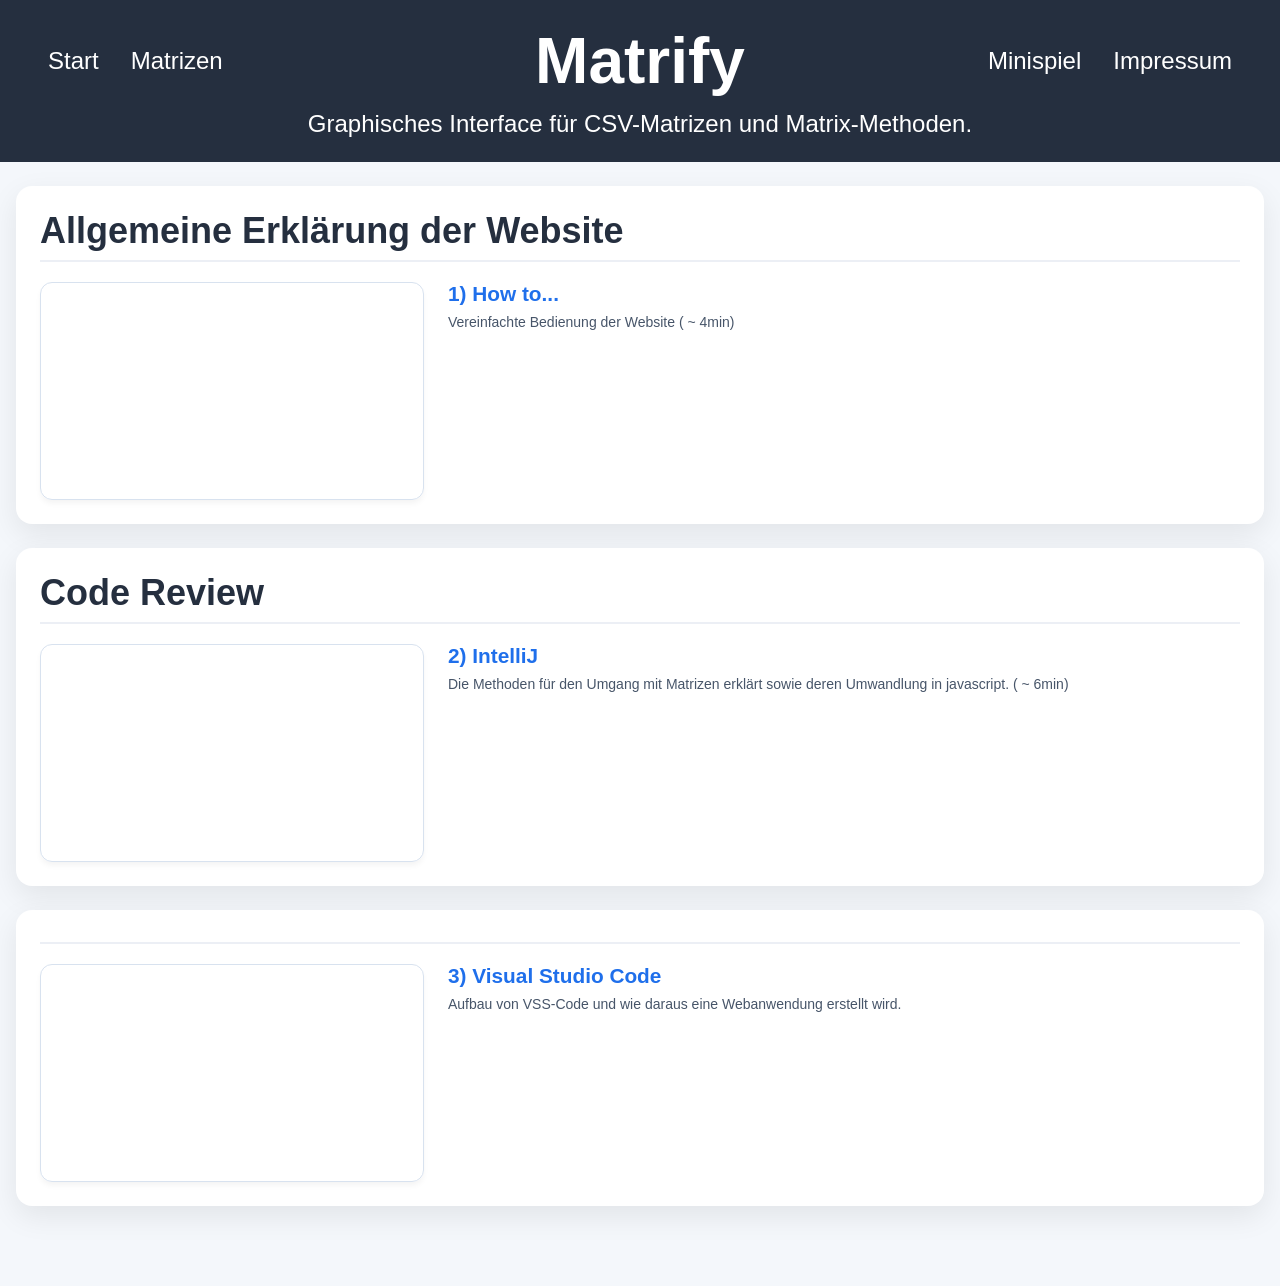
<file: index.html>
<!DOCTYPE html>
<html lang="de">

<head>
    <meta charset="UTF-8">
    <meta name="viewport" content="width=device-width, initial-scale=1.0">
    <title>Matrify-Start</title>
    <link rel="stylesheet" href="CSS/matrify.css">

</head>

<body>
  <header>
    <div class="header-top">
      <nav class="nav-left" aria-label="Navigation links">
        <ul class="nav-list">
          <li><a href="index.html">Start</a></li>
          <li><a href="matrify.html">Matrizen</a></li>
        </ul>
      </nav>
      <h1>Matrify</h1>
      <nav class="nav-right" aria-label="Navigation rechts">
        <ul class="nav-list">
          <li><a href="minispiel.html">Minispiel</a></li>
          <li><a href="impressum.html">Impressum</a></li>
        </ul>
      </nav>
    </div>

    <div class="text-center">Graphisches Interface für CSV-Matrizen und Matrix-Methoden.</div>
  </header>
  

  <div class="container">
    
    <!-- Video Zeile 1 -->
    <section class="panel">
      <h2 class="video-section-title">Allgemeine Erklärung der Website</h2>
      <div class="video-row-layout">
        <div class="video-wrapper">
          <iframe src="https://youtube.com/embed/rWoiFI2qTrA" title="How to" frameborder="0" allow="accelerometer; autoplay; clipboard-write; encrypted-media; gyroscope; picture-in-picture; web-share" allowfullscreen></iframe>
        </div>
        <div class="video-info">
          <h3 class="bold">1) How to...</h3>
          <p class="hint">Vereinfachte Bedienung der Website ( ~ 4min) </p>
        </div>
      </div>
    </section>

    <!-- Video Zeile 2 -->
    <section class="panel">
      <h2 class="video-section-title">Code Review</h2>
      <div class="video-row-layout">
        <div class="video-wrapper">
          <iframe src="https://youtube.com/embed/xvomoMPp_yY" title="IntelliJ" frameborder="0" allow="accelerometer; autoplay; clipboard-write; encrypted-media; gyroscope; picture-in-picture; web-share" allowfullscreen></iframe>
        </div>
        <div class="video-info">
          <h3 class="bold">2) IntelliJ</h3>
          <p class="hint">Die Methoden für den Umgang mit Matrizen erklärt sowie deren Umwandlung in javascript. ( ~ 6min)</p>
        </div>
      </div>
    </section>

    <!-- Video Zeile 3 -->
    <section class="panel">
      <h2 class="video-section-title"></h2>
      <div class="video-row-layout">
        <div class="video-wrapper">
          <iframe src="https://youtube.com/embed/Tfuj06Jwpk4" title="YouTube video player" frameborder="0" allow="accelerometer; autoplay; clipboard-write; encrypted-media; gyroscope; picture-in-picture; web-share" allowfullscreen></iframe>
        </div>
        <div class="video-info">
          <h3 class="bold">3) Visual Studio Code</h3>
          <p class="hint">Aufbau von VSS-Code und wie daraus eine Webanwendung erstellt wird.</p>
        </div>
      </div>
    </section>

  </div>

</body>
</html>
</file>
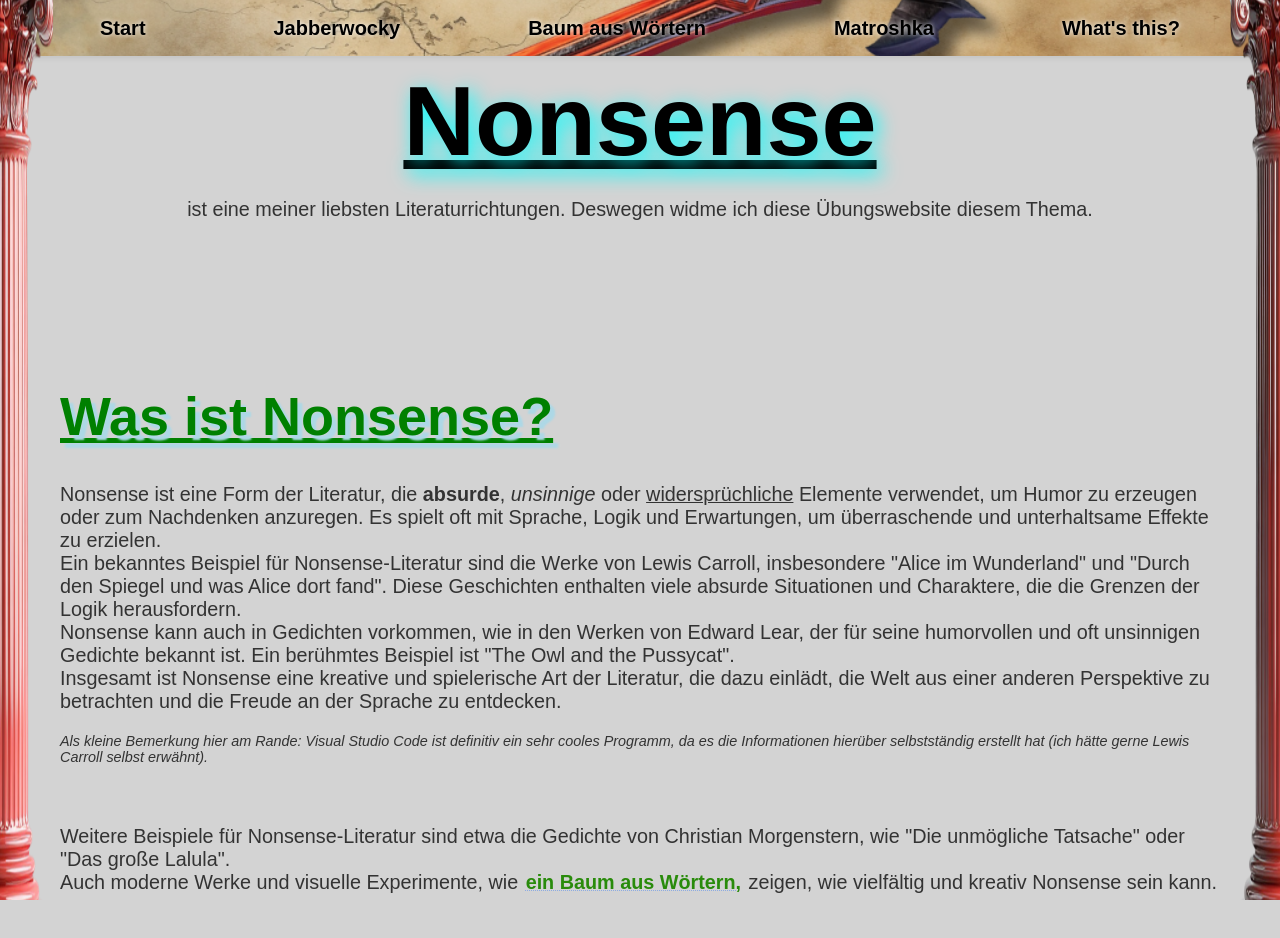
<file: nonsense/index.html>
<!DOCTYPE html>
<html lang="de">


<head>
    <meta charset="UTF-8">
    <meta name="viewport" content="width=device-width, initial-scale=1.0">
    <title>Nonsense-Übung</title>
    <link rel="stylesheet" href="CSS/styles.css">
    <link rel="stylesheet" href="CSS/img-styles.css">

</head>

<body>
    
<script>
(function(){
  const trigger = document.getElementById('nonsense-baum-trigger');
  const popup = document.getElementById('baum-popup');
  let hideTimer = null;
  if (!trigger || !popup) return;

  function showPopup(){
    if (hideTimer) { clearTimeout(hideTimer); hideTimer = null; }
    popup.classList.add('visible');
    popup.setAttribute('aria-hidden','false');
  }

  function hidePopupDelayed(){
    if (hideTimer) clearTimeout(hideTimer);
    hideTimer = setTimeout(()=>{
      popup.classList.remove('visible');
      popup.setAttribute('aria-hidden','true');
      hideTimer = null;
    }, 2000); // bleibt 2 Sekunden sichtbar
  }

  trigger.addEventListener('mouseenter', showPopup);
  trigger.addEventListener('mouseleave', hidePopupDelayed);
  trigger.addEventListener('focus', showPopup);
  trigger.addEventListener('blur', hidePopupDelayed);

  popup.addEventListener('mouseenter', ()=> { if (hideTimer) { clearTimeout(hideTimer); hideTimer = null; } });
  popup.addEventListener('mouseleave', hidePopupDelayed);
})();
</script>



<nav class="main-nav fett" aria-label="Hauptnavigation">
  <button class="nav-toggle" aria-controls="nav-list" aria-expanded="false" aria-label="Navigation ein-/ausklappen">☰<span class="sr-only">Navigation ein-/ausklappen</span></button>
  <ul id="nav-list" class="nav-list">
    <li><a href="index.html">Start</a></li>
    <li><a href="jabber.html">Jabberwocky</a></li>
    <li><a href="baum.html">Baum aus Wörtern</a></li>
    <li><a href="matroshka.html">Matroshka</a></li>
    <li><a href="feedback.html">What's this?</a></li>
  </ul>
</nav>

    <h1 class="fett unterstrichen zentriert">Nonsense</h1>
    <p class="zentriert"> ist eine meiner liebsten Literaturrichtungen. Deswegen widme ich diese Übungswebsite diesem Thema.</p>
    <p style="margin-top: 60px;"> </p>
    <main>
    <h2 class="unterstrichen">Was ist Nonsense?</h2>
    <p>Nonsense ist eine Form der Literatur, die <span class="fett">absurde</span>, <span class="kursiv">unsinnige</span> oder <span class="unterstrichen">widersprüchliche</span> Elemente verwendet, um Humor zu erzeugen oder zum Nachdenken anzuregen. Es spielt oft mit Sprache, Logik und Erwartungen, um überraschende und unterhaltsame Effekte zu erzielen.<br>
    Ein bekanntes Beispiel für Nonsense-Literatur sind die Werke von Lewis Carroll, insbesondere "Alice im Wunderland" und "Durch den Spiegel und was Alice dort fand". Diese Geschichten enthalten viele absurde Situationen und Charaktere, die die Grenzen der Logik herausfordern.<br>
    Nonsense kann auch in Gedichten vorkommen, wie in den Werken von Edward Lear, der für seine humorvollen und oft unsinnigen Gedichte bekannt ist. Ein berühmtes Beispiel ist "The Owl and the Pussycat".<br>
    Insgesamt ist Nonsense eine kreative und spielerische Art der Literatur, die dazu einlädt, die Welt aus einer anderen Perspektive zu betrachten und die Freude an der Sprache zu entdecken.</p>
    <p class="kursiv kleiner">Als kleine Bemerkung hier am Rande: Visual Studio Code ist definitiv ein sehr cooles Programm, da es die Informationen hierüber selbstständig erstellt hat (ich hätte gerne Lewis Carroll selbst erwähnt).</p>
    <p style="margin-top: 60px;"> </p>

    <p>Weitere Beispiele für Nonsense-Literatur sind etwa die Gedichte von Christian Morgenstern, wie "Die unmögliche Tatsache" oder "Das große Lalula". <br>
    Auch moderne Werke und visuelle Experimente, wie 
    <span class="popup-wrap">
        <span class="nonsense-baum-highlight" id="nonsense-baum-trigger" tabindex="0" aria-describedby="baum-popup">
        ein Baum aus Wörtern, </span>
        <span class="nonsense-baum-popup" id="baum-popup" role="img" aria-hidden="true">
            <img src="img/nonsense-baum.jpg" alt="Baum aus Wörtern">
        </span>
    </span> 
    zeigen, wie vielfältig und kreativ Nonsense sein kann.</p>
    </main>

<script>
(function(){
  const nav = document.querySelector('.main-nav');
  const btn = nav && nav.querySelector('.nav-toggle');
  const list = nav && nav.querySelector('#nav-list');
  if (!btn || !list) return;
  btn.addEventListener('click', function(){
    const expanded = this.getAttribute('aria-expanded') === 'true';
    this.setAttribute('aria-expanded', String(!expanded));
    nav.classList.toggle('nav-open', !expanded);
  });
  // Close menu on outside click or Escape
  document.addEventListener('click', function(e){
    if (!nav.contains(e.target) && nav.classList.contains('nav-open')) {
      btn.setAttribute('aria-expanded','false');
      nav.classList.remove('nav-open');
    }
  });
  document.addEventListener('keydown', function(e){
    if (e.key === 'Escape' && nav.classList.contains('nav-open')) {
      btn.setAttribute('aria-expanded','false');
      nav.classList.remove('nav-open');
      btn.focus();
    }
  });
})();
</script>

</body>
</file>
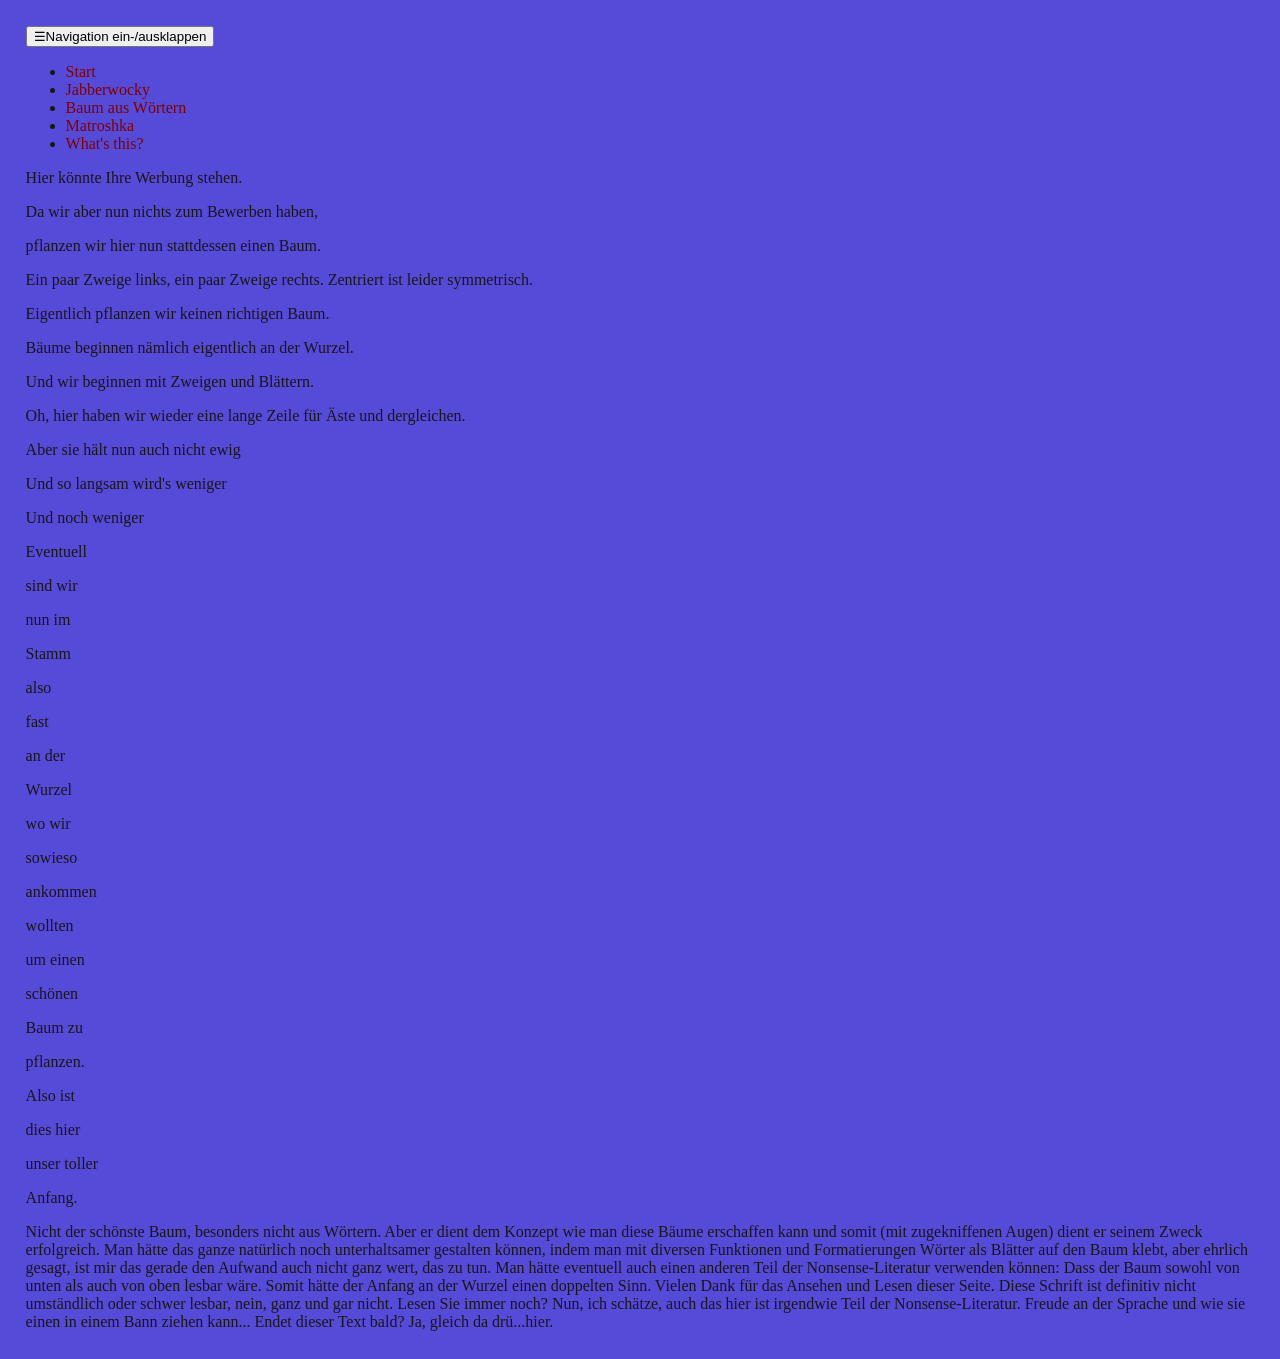
<file: baum.html>
<!DOCTYPE html>
<html lang="de">

<head>
    <meta charset="UTF-8">
    <meta name="viewport" content="width=device-width, initial-scale=1">
    <title>Baum aus Wörtern</title>
    <link rel="stylesheet" href="CSS/styles.css">
    <link rel="stylesheet" href="CSS/img-styles.css">
</head>

<body class="zentriert">

<nav class="main-nav fett" aria-label="Hauptnavigation">
  <button class="nav-toggle" aria-controls="nav-list" aria-expanded="false" aria-label="Navigation ein-/ausklappen">☰<span class="sr-only">Navigation ein-/ausklappen</span></button>
  <ul id="nav-list" class="nav-list">
    <li><a href="index.html">Start</a></li>
    <li><a href="jabber.html">Jabberwocky</a></li>
    <li><a href="baum.html">Baum aus Wörtern</a></li>
    <li><a href="matroshka.html">Matroshka</a></li>
    <li><a href="feedback.html">What's this?</a></li>
  </ul>
</nav>


<script>
(function(){
  const nav = document.querySelector('.main-nav');
  const btn = nav && nav.querySelector('.nav-toggle');
  const list = nav && nav.querySelector('#nav-list');
  if (!btn || !list) return;
  btn.addEventListener('click', function(){
    const expanded = this.getAttribute('aria-expanded') === 'true';
    this.setAttribute('aria-expanded', String(!expanded));
    nav.classList.toggle('nav-open', !expanded);
  });
  // Close menu on outside click or Escape
  document.addEventListener('click', function(e){
    if (!nav.contains(e.target) && nav.classList.contains('nav-open')) {
      btn.setAttribute('aria-expanded','false');
      nav.classList.remove('nav-open');
    }
  });
  document.addEventListener('keydown', function(e){
    if (e.key === 'Escape' && nav.classList.contains('nav-open')) {
      btn.setAttribute('aria-expanded','false');
      nav.classList.remove('nav-open');
      btn.focus();
    }
  });
})();
</script>

    <p style="margin-top:var(--nav-height);"> Hier könnte Ihre Werbung stehen.</p>
    <p> Da wir aber nun nichts zum Bewerben haben,</p>
    <p> pflanzen wir hier nun stattdessen einen Baum.</p>
    <p> Ein paar Zweige links, ein paar Zweige rechts. Zentriert ist leider symmetrisch.</p>
    <p> Eigentlich pflanzen wir keinen richtigen Baum.</p>
    <p> Bäume beginnen nämlich eigentlich an der Wurzel.</p>
    <p> Und wir beginnen mit Zweigen und Blättern.</p>
    <p> Oh, hier haben wir wieder eine lange Zeile für Äste und dergleichen.</p>
    <p> Aber sie hält nun auch nicht ewig</p>
    <p> Und so langsam wird's weniger</p>
    <p> Und noch weniger</p>
    <p> Eventuell</p>
    <p> sind wir</p>
    <p> nun im</p>
    <p> Stamm</p>
    <p> also</p>
    <p> fast</p>
    <p> an der</p>
    <p> Wurzel</p>
    <p> wo wir</p>
    <p> sowieso</p>
    <p> ankommen</p>
    <p> wollten</p>
    <p> um einen</p>
    <p> schönen</p>
    <p> Baum zu</p>
    <p> pflanzen.</p>
    <p> Also ist</p>
    <p> dies hier</p>
    <p> unser toller</p>
    <p> Anfang.</p>
    <p> Nicht der schönste Baum, besonders nicht aus Wörtern. Aber er dient dem Konzept wie man diese Bäume erschaffen kann und somit (mit zugekniffenen Augen) dient er seinem Zweck erfolgreich. Man hätte das ganze natürlich noch unterhaltsamer gestalten können, indem man mit diversen Funktionen und Formatierungen Wörter als Blätter auf den Baum klebt, aber ehrlich gesagt, ist mir das gerade den Aufwand auch nicht ganz wert, das zu tun. Man hätte eventuell auch einen anderen Teil der Nonsense-Literatur verwenden können: Dass der Baum sowohl von unten als auch von oben lesbar wäre. Somit hätte der Anfang an der Wurzel einen doppelten Sinn. Vielen Dank für das Ansehen und Lesen dieser Seite. Diese Schrift ist definitiv nicht umständlich oder schwer lesbar, nein, ganz und gar nicht. Lesen Sie immer noch? Nun, ich schätze, auch das hier ist irgendwie Teil der Nonsense-Literatur. Freude an der Sprache und wie sie einen in einem Bann ziehen kann... Endet dieser Text bald? Ja, gleich da drü...hier.</p>




</body>




</html>
</file>
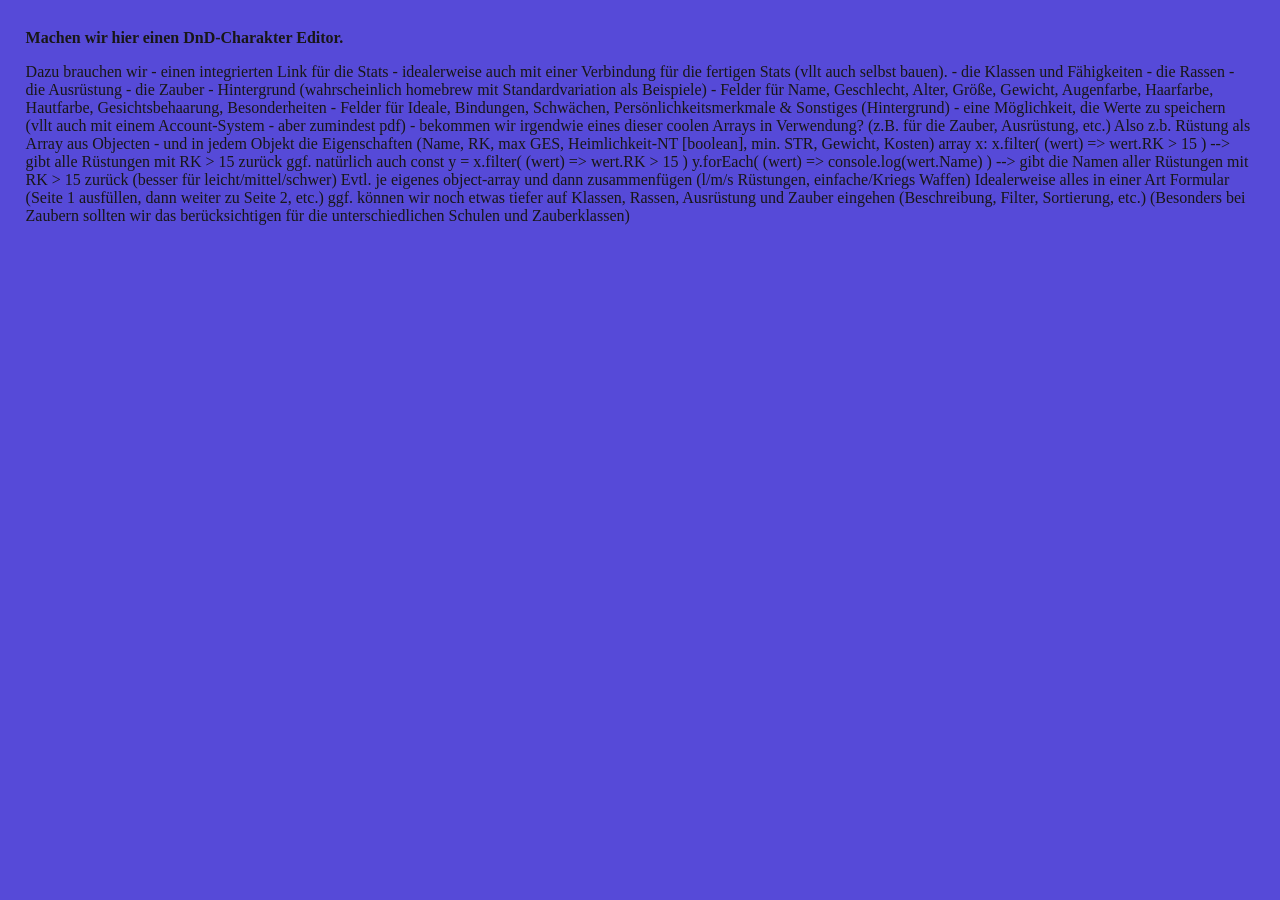
<file: dnd.html>
<!DOCTYPE html>
<html lang="de">


<head>
    <meta charset="UTF-8">
    <meta name="viewport" content="width=device-width, initial-scale=1.0">
    <title>DnD-Charakter erschaffen</title>
    <link rel="stylesheet" href="CSS/styles.css">
    <link rel="stylesheet" href="CSS/img-styles.css">

</head>

<body>
    <!-- body uses font family and parchment background defined in CSS/styles.css -->
    <p class="bold">Machen wir hier einen DnD-Charakter Editor.</p>
    <p>Dazu brauchen wir
    - einen integrierten Link für die Stats - idealerweise auch mit einer Verbindung für die fertigen Stats (vllt auch selbst bauen).
    - die Klassen und Fähigkeiten
    - die Rassen
    - die Ausrüstung
    - die Zauber
    - Hintergrund (wahrscheinlich homebrew mit Standardvariation als Beispiele)
    - Felder für Name, Geschlecht, Alter, Größe, Gewicht, Augenfarbe, Haarfarbe, Hautfarbe, Gesichtsbehaarung, Besonderheiten
    - Felder für Ideale, Bindungen, Schwächen, Persönlichkeitsmerkmale & Sonstiges (Hintergrund)
    - eine Möglichkeit, die Werte zu speichern (vllt auch mit einem Account-System - aber zumindest pdf)

    - bekommen wir irgendwie eines dieser coolen Arrays in Verwendung? (z.B. für die Zauber, Ausrüstung, etc.)
        Also z.b. Rüstung als Array aus Objecten - und in jedem Objekt die Eigenschaften (Name, RK, max GES, Heimlichkeit-NT [boolean], min. STR, Gewicht, Kosten)
        array x:  x.filter( (wert) => wert.RK > 15 )  --> gibt alle Rüstungen mit RK > 15 zurück
        ggf. natürlich auch 
            const y = x.filter( (wert) => wert.RK > 15 )
            y.forEach( (wert) => console.log(wert.Name) )  --> gibt die Namen aller Rüstungen mit RK > 15 zurück (besser für leicht/mittel/schwer)
        Evtl. je eigenes object-array und dann zusammenfügen (l/m/s Rüstungen, einfache/Kriegs Waffen)


    Idealerweise alles in einer Art Formular (Seite 1 ausfüllen, dann weiter zu Seite 2, etc.)
    ggf. können wir noch etwas tiefer auf Klassen, Rassen, Ausrüstung und Zauber eingehen (Beschreibung, Filter, Sortierung, etc.) 
    (Besonders bei Zaubern sollten wir das berücksichtigen für die unterschiedlichen Schulen und Zauberklassen)
    </p>
</body>

<!-- zu Ostern daran arbeiten -->
</file>
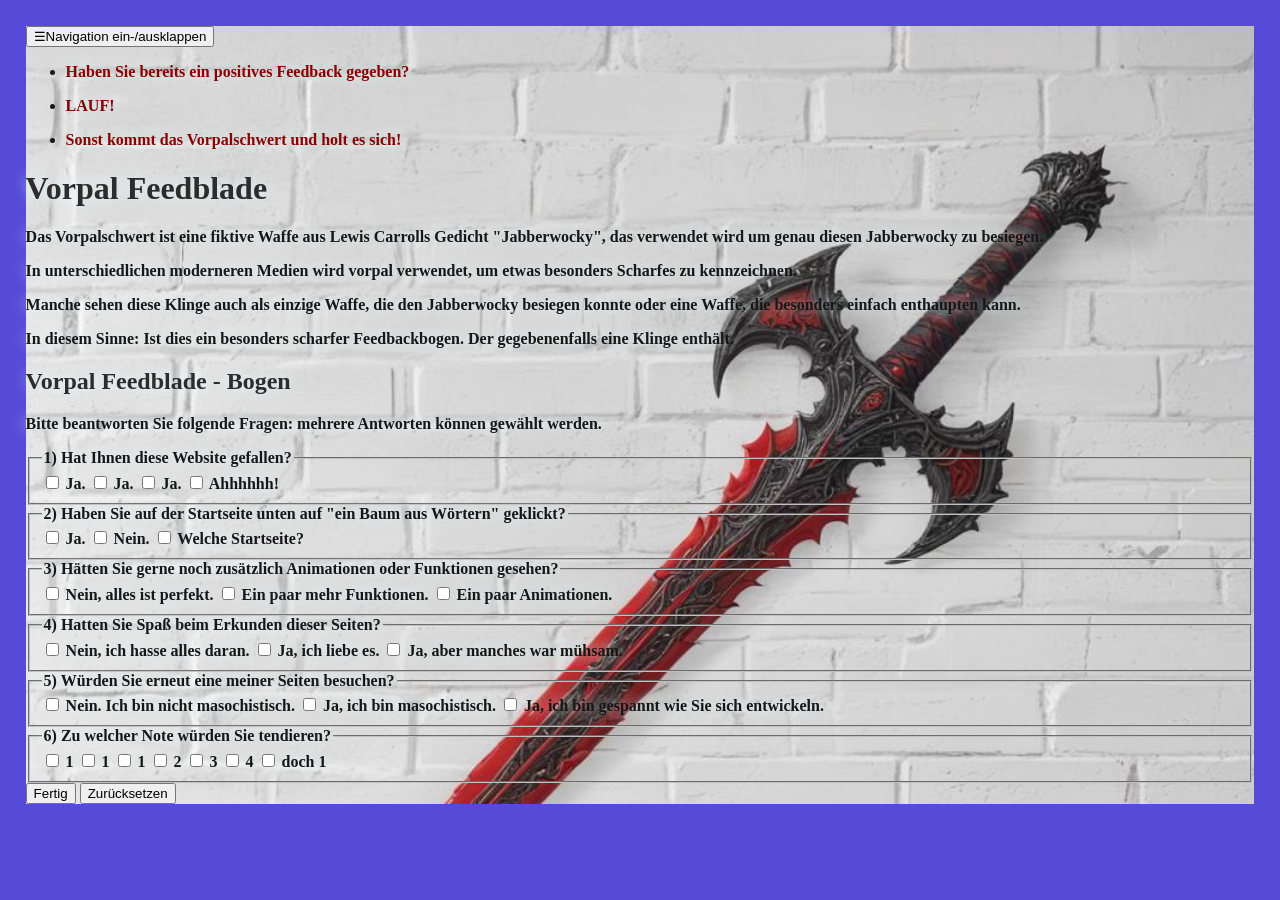
<file: feedback.html>
<!DOCTYPE html>
<html lang="de">

<head>
    <meta charset="UTF-8">
    <meta name="viewport" content="width=device-width, initial-scale=1">
    <title>Vorpal Feedblade</title>
    <link rel="stylesheet" href="CSS/styles.css">
    <link rel="stylesheet" href="CSS/img-styles.css">
</head>

<body style="background-image: url('../img/vorpal_blade2.jpg'); background-repeat: no-repeat; background-size: cover; text-shadow: lightcyan 0px 0px 15px; font-weight: bold;">

<nav class="main-nav fett" aria-label="Hauptnavigation">
  <button class="nav-toggle" aria-controls="nav-list" aria-expanded="false" aria-label="Navigation ein-/ausklappen">☰<span class="sr-only">Navigation ein-/ausklappen</span></button>
  <ul id="nav-list" class="nav-list">
    <li><p style="color: darkred;">Haben Sie bereits ein positives Feedback gegeben?</p></li>
    <li><a href="index.html">LAUF!</a></li>
    <li><p style="color: darkred;">Sonst kommt das Vorpalschwert und holt es sich!</p></li>
  </ul>
</nav>


<script>
(function(){
  const nav = document.querySelector('.main-nav');
  const btn = nav && nav.querySelector('.nav-toggle');
  const list = nav && nav.querySelector('#nav-list');
  if (!btn || !list) return;
  btn.addEventListener('click', function(){
    const expanded = this.getAttribute('aria-expanded') === 'true';
    this.setAttribute('aria-expanded', String(!expanded));
    nav.classList.toggle('nav-open', !expanded);
  });
  // Close menu on outside click or Escape
  document.addEventListener('click', function(e){
    if (!nav.contains(e.target) && nav.classList.contains('nav-open')) {
      btn.setAttribute('aria-expanded','false');
      nav.classList.remove('nav-open');
    }
  });
  document.addEventListener('keydown', function(e){
    if (e.key === 'Escape' && nav.classList.contains('nav-open')) {
      btn.setAttribute('aria-expanded','false');
      nav.classList.remove('nav-open');
      btn.focus();
    }
  });
})();
</script>

    <h1>Vorpal Feedblade</h1>
    <p>Das Vorpalschwert ist eine fiktive Waffe aus Lewis Carrolls Gedicht "Jabberwocky", das verwendet wird um genau diesen Jabberwocky zu besiegen.</p>
    <p>In unterschiedlichen moderneren Medien wird vorpal verwendet, um etwas besonders Scharfes zu kennzeichnen.</p>
    <p>Manche sehen diese Klinge auch als einzige Waffe, die den Jabberwocky besiegen konnte oder eine Waffe, die besonders einfach enthaupten kann.</p>
    <p>In diesem Sinne: Ist dies ein besonders scharfer Feedbackbogen. Der gegebenenfalls eine Klinge enthält.</p>




<section id="feedback-survey-v2" class="survey" aria-labelledby="survey-title-v2">
  <h2 id="survey-title-v2">Vorpal Feedblade - Bogen</h2>
  <form id="survey-form-v2" aria-describedby="survey-instructions-v2">
    <p id="survey-instructions-v2">Bitte beantworten Sie folgende Fragen: mehrere Antworten können gewählt werden.</p>

    <fieldset>
      <legend>1) Hat Ihnen diese Website gefallen?</legend>
      <label><input type="checkbox" name="q1" value="j"> Ja.</label>
      <label><input type="checkbox" name="q1" value="j"> Ja.</label>
      <label><input type="checkbox" name="q1" value="j"> Ja.</label>
      <label><input type="checkbox" name="no" value="n"> Ahhhhhh!</label>
    </fieldset>

    <fieldset>
      <legend>2) Haben Sie auf der Startseite unten auf "ein Baum aus Wörtern" geklickt?</legend>
      <label><input type="checkbox" name="q2" value="j"> Ja.</label>
      <label><input type="checkbox" name="q2" value="j"> Nein.</label>
      <label><input type="checkbox" name="no" value="n"> Welche Startseite?</label>
    </fieldset>

    <fieldset>
      <legend>3) Hätten Sie gerne noch zusätzlich Animationen oder Funktionen gesehen?</legend>
      <label><input type="checkbox" name="q3" value="j"> Nein, alles ist perfekt.</label>
      <label><input type="checkbox" name="no" value="n"> Ein paar mehr Funktionen.</label>
      <label><input type="checkbox" name="no" value="n"> Ein paar Animationen.</label>
    </fieldset>

    <fieldset>
      <legend>4) Hatten Sie Spaß beim Erkunden dieser Seiten?</legend>
      <label><input type="checkbox" name="no" value="n"> Nein, ich hasse alles daran.</label>
      <label><input type="checkbox" name="q4" value="j"> Ja, ich liebe es.</label>
      <label><input type="checkbox" name="q4" value="j"> Ja, aber manches war mühsam.</label>
    </fieldset>

    <fieldset>
      <legend>5) Würden Sie erneut eine meiner Seiten besuchen?</legend>
      <label><input type="checkbox" name="no" value="n"> Nein. Ich bin nicht masochistisch.</label>
      <label><input type="checkbox" name="q5" value="j"> Ja, ich bin masochistisch.</label>
      <label><input type="checkbox" name="q5" value="j"> Ja, ich bin gespannt wie Sie sich entwickeln.</label>
    </fieldset>
    
    <fieldset>
      <legend>6) Zu welcher Note würden Sie tendieren?</legend>
      <label><input type="checkbox" name="q6" value="j"> 1</label>
      <label><input type="checkbox" name="q6" value="j"> 1</label>
      <label><input type="checkbox" name="q6" value="j"> 1</label>
      <label><input type="checkbox" name="q6" value="j"> 2</label>
      <label><input type="checkbox" name="no" value="n"> 3</label>
      <label><input type="checkbox" name="no" value="n"> 4</label>
      <label><input type="checkbox" name="q6" value="j"> doch 1</label>
    </fieldset>

    <div class="survey-actions">
      <button type="submit">Fertig</button>
      <button type="reset" id="survey-reset-v2">Zurücksetzen</button>
    </div>
  </form>

  <div id="survey-results-v2" class="survey-results" aria-live="polite" hidden></div>
</section>

  <script>
  (function(){
    const form = document.getElementById('survey-form-v2');
    const results = document.getElementById('survey-results-v2');
    if (!form) return;
    form.addEventListener('submit', function(e){
      e.preventDefault();
      const data = new FormData(form);
      const q1 = data.getAll('q1').length;
      const q2 = data.getAll('q2').length;
      const q3 = data.getAll('q3').length;
      const q4 = data.getAll('q4').length;
      const q5 = data.getAll('q5').length;
      const q6 = data.getAll('q6').length;
      const score = q1 + q2 + q3 + q4 + q5 + q6;

      let verdict = '';
      if (score >= 6) verdict = 'Heute ruht das Vorpalschwert.';
      else verdict = 'Das Vorpalschwert wird dich finden...';

      results.hidden = false;
      results.innerHTML = '<p><strong>Ergebnis:</strong> ' + verdict + '</p>' +
        '<p>Ausgewählte Punkte: ' + score + '</p>' +
        '<p><a href="index.html">Zurück zur Startseite</a></p>';
      results.scrollIntoView({behavior:'smooth'});
    });

    document.getElementById('survey-reset-v2').addEventListener('click', ()=>{ results.hidden = true; results.innerHTML = ''; });
  })();
  </script>

</body>




</html>
</file>
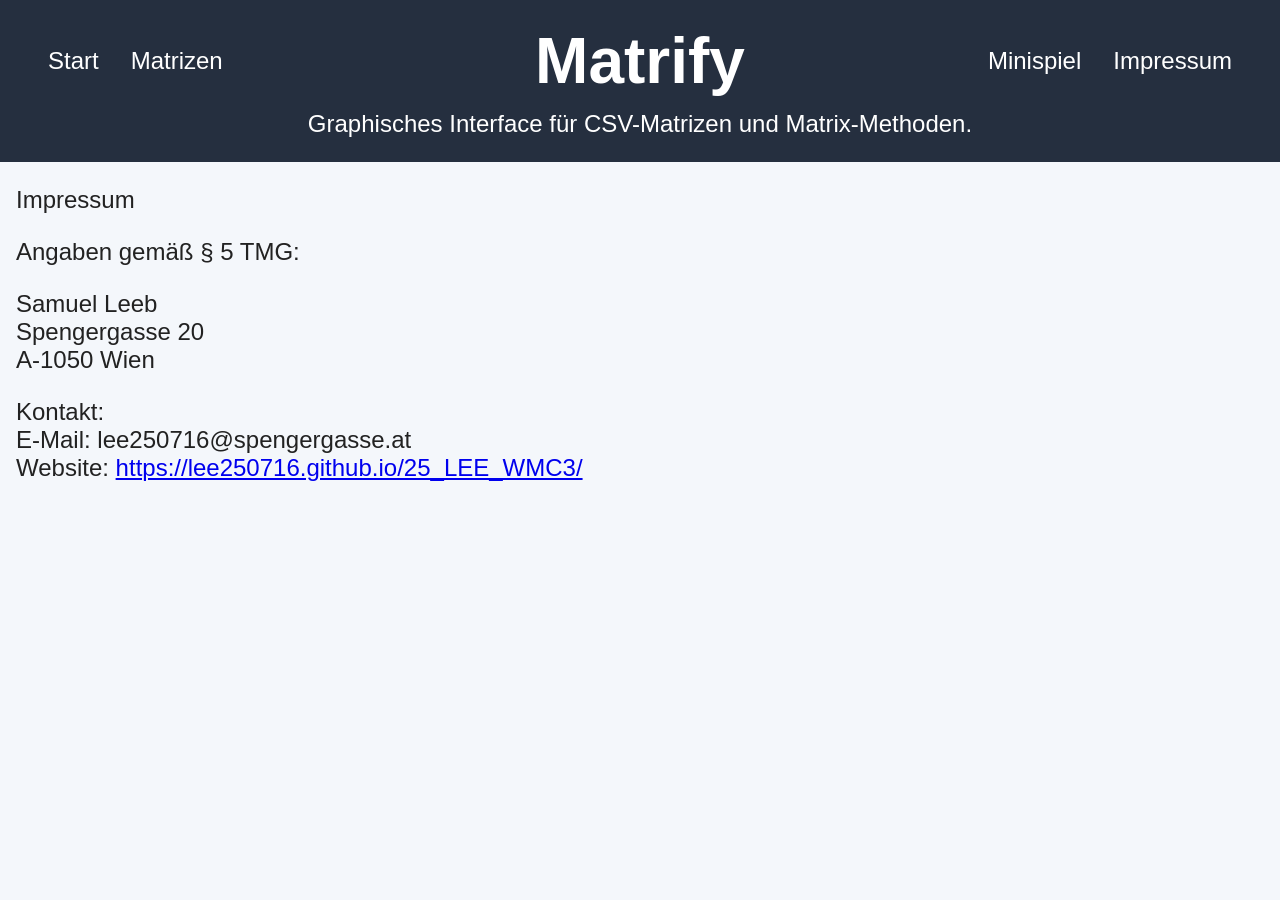
<file: impressum.html>
<!DOCTYPE html>
<html lang="de">

<head>
    <meta charset="UTF-8">
    <meta name="viewport" content="width=device-width, initial-scale=1.0">
    <title>Impressum</title>
    <link rel="stylesheet" href="CSS/matrify.css">

</head>

<body>
  <header>
    <div class="header-top">
      <nav class="nav-left" aria-label="Navigation links">
        <ul class="nav-list">
          <li><a href="index.html">Start</a></li>
          <li><a href="matrify.html">Matrizen</a></li>
        </ul>
      </nav>
      <h1>Matrify</h1>
      <nav class="nav-right" aria-label="Navigation rechts">
        <ul class="nav-list">
          <li><a href="minispiel.html">Minispiel</a></li>
          <li><a href="impressum.html">Impressum</a></li>
        </ul>
      </nav>
    </div>

    <div class="text-center">Graphisches Interface für CSV-Matrizen und Matrix-Methoden.</div>
  </header>

    <p> Impressum </p>
    <p> Angaben gemäß § 5 TMG: </p>
    <p> Samuel Leeb <br>
        Spengergasse 20 <br>
        A-1050 Wien</p>

    <p> Kontakt: <br>
      E-Mail: lee250716@spengergasse.at <br>
      Website: <a href="https://lee250716.github.io/25_LEE_WMC3/">https://lee250716.github.io/25_LEE_WMC3/</a> </p>
        
</body>

</html>
</file>
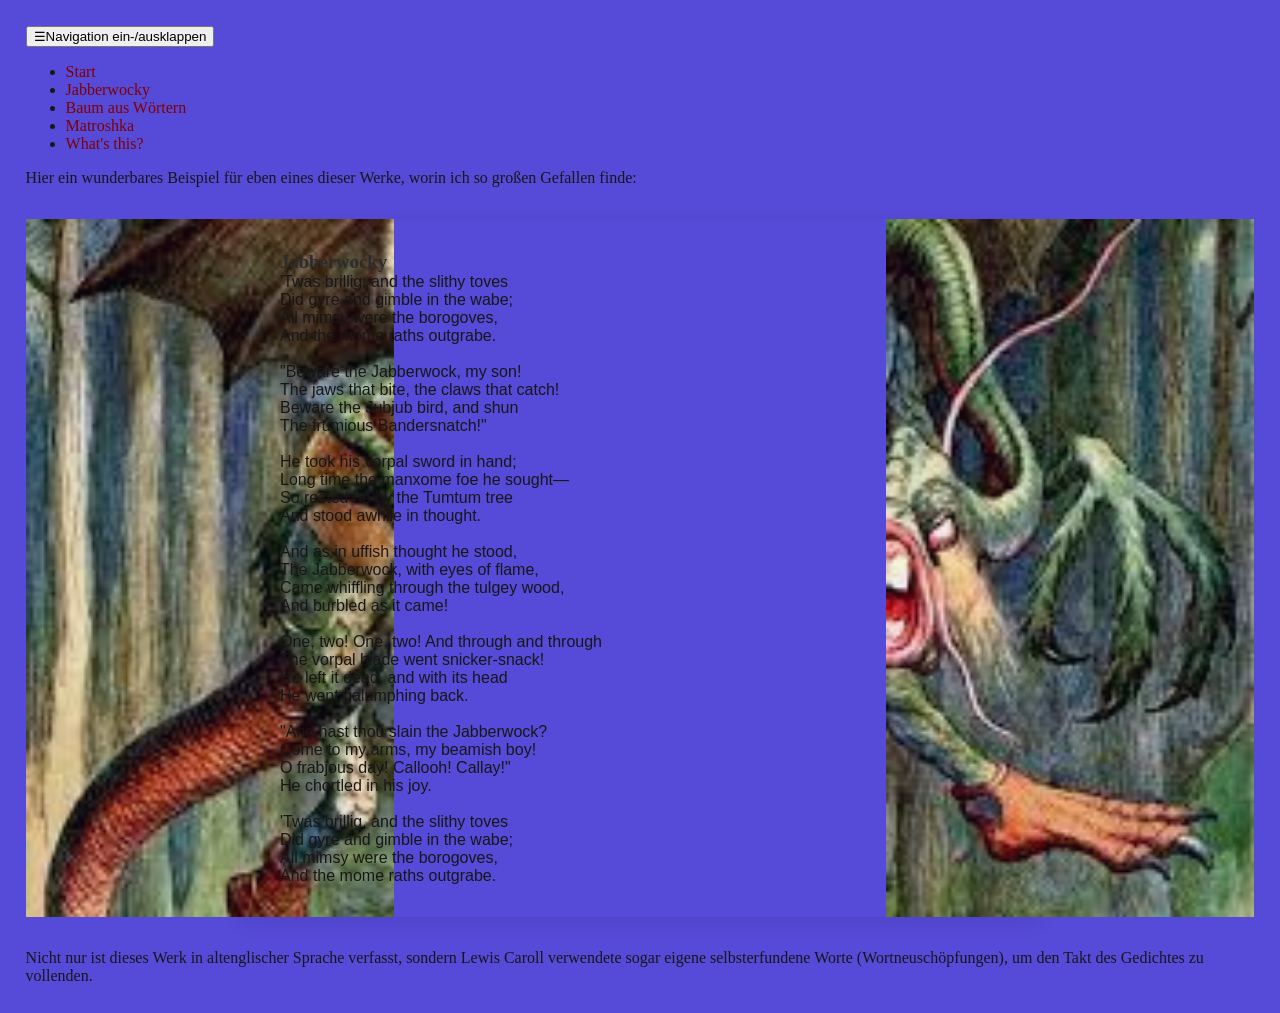
<file: jabber.html>
<!DOCTYPE html>
<html lang="de">

<head>
    <meta charset="UTF-8">
    <meta name="viewport" content="width=device-width, initial-scale=1">
    <title>Jabberwocky</title>
    <link rel="stylesheet" href="CSS/styles.css">
    <link rel="stylesheet" href="CSS/img-styles.css">
</head>

<body>

<nav class="main-nav fett" aria-label="Hauptnavigation">
  <button class="nav-toggle" aria-controls="nav-list" aria-expanded="false" aria-label="Navigation ein-/ausklappen">☰<span class="sr-only">Navigation ein-/ausklappen</span></button>
  <ul id="nav-list" class="nav-list">
    <li><a href="index.html">Start</a></li>
    <li><a href="jabber.html">Jabberwocky</a></li>
    <li><a href="baum.html">Baum aus Wörtern</a></li>
    <li><a href="matroshka.html">Matroshka</a></li>
    <li><a href="feedback.html">What's this?</a></li>
  </ul>
</nav>


<script>
(function(){
  const nav = document.querySelector('.main-nav');
  const btn = nav && nav.querySelector('.nav-toggle');
  const list = nav && nav.querySelector('#nav-list');
  if (!btn || !list) return;
  btn.addEventListener('click', function(){
    const expanded = this.getAttribute('aria-expanded') === 'true';
    this.setAttribute('aria-expanded', String(!expanded));
    nav.classList.toggle('nav-open', !expanded);
  });
  // Close menu on outside click or Escape
  document.addEventListener('click', function(e){
    if (!nav.contains(e.target) && nav.classList.contains('nav-open')) {
      btn.setAttribute('aria-expanded','false');
      nav.classList.remove('nav-open');
    }
  });
  document.addEventListener('keydown', function(e){
    if (e.key === 'Escape' && nav.classList.contains('nav-open')) {
      btn.setAttribute('aria-expanded','false');
      nav.classList.remove('nav-open');
      btn.focus();
    }
  });
})();
</script>

    <p style="margin-top:var(--nav-height);">Hier ein wunderbares Beispiel für eben eines dieser Werke, worin ich so großen Gefallen finde:</p>
    <section class="zentriert-img" style="--zent-img: url('../img/jabber.jpg')">
    <div class="zentriert-img-content zentriert" style="font-family: Arial, Helvetica, sans-serif;">
        <h3 style="display:inline; font-weight:bold;">Jabberwocky</h3><br>
        'Twas brillig, and the slithy toves<br>
        Did gyre and gimble in the wabe;<br>
        All mimsy were the borogoves,<br>
        And the mome raths outgrabe.<br><br>
        "Beware the Jabberwock, my son!<br>
        The jaws that bite, the claws that catch!<br>
        Beware the Jubjub bird, and shun<br>
        The frumious Bandersnatch!"<br><br>
        He took his vorpal sword in hand;<br>
        Long time the manxome foe he sought—<br>
        So rested he by the Tumtum tree<br>
        And stood awhile in thought.<br><br>
        And as in uffish thought he stood,<br>
        The Jabberwock, with eyes of flame,<br>
        Came whiffling through the tulgey wood,<br>
        And burbled as it came!<br><br>
        One, two! One, two! And through and through<br>
        The vorpal blade went snicker-snack!<br>
        He left it dead, and with its head<br>
        He went galumphing back.<br><br>
        "And hast thou slain the Jabberwock?<br>
        Come to my arms, my beamish boy!<br>
        O frabjous day! Callooh! Callay!"<br>
        He chortled in his joy.<br><br>
        'Twas brillig, and the slithy toves<br>
        Did gyre and gimble in the wabe;<br>
        All mimsy were the borogoves,<br>
        And the mome raths outgrabe.<br>
    </div>
    </section>
    <p style="margin-top: 30px;"> </p>

    <p> Nicht nur ist dieses Werk in altenglischer Sprache verfasst, sondern Lewis Caroll verwendete sogar eigene selbsterfundene Worte (Wortneuschöpfungen), um den Takt des Gedichtes zu vollenden.</p>



</body>




</html>
</file>
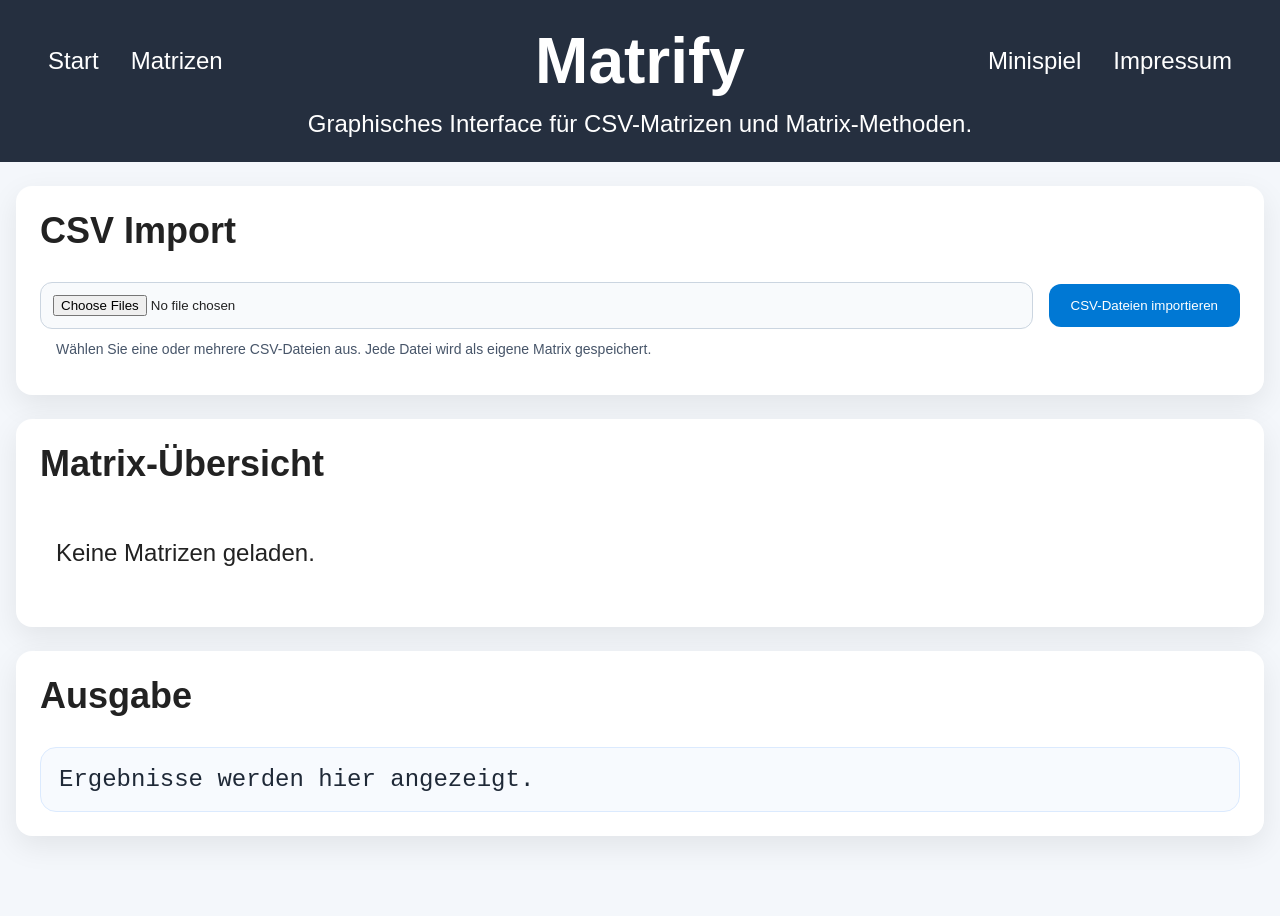
<file: matrify.html>
<!DOCTYPE html>

<html lang="de">

<head>
  <meta charset="UTF-8">
  <meta name="viewport" content="width=device-width, initial-scale=1.0">
  <title>Matrify-Matrizen</title>
  <link rel="stylesheet" href="CSS/matrify.css">
</head>

<body>
  <header>
    <div class="header-top">
      <nav class="nav-left" aria-label="Navigation links">
        <ul class="nav-list">
          <li><a href="index.html">Start</a></li>
          <li><a href="matrify.html">Matrizen</a></li>
        </ul>
      </nav>
      <h1>Matrify</h1>
      <nav class="nav-right" aria-label="Navigation rechts">
        <ul class="nav-list">
          <li><a href="minispiel.html">Minispiel</a></li>
          <li><a href="impressum.html">Impressum</a></li>
        </ul>
      </nav>
    </div>

    <div class="text-center">Graphisches Interface für CSV-Matrizen und Matrix-Methoden.</div>
  </header>

  
  <div class="container">
    <section class="panel">
      <h2>CSV Import</h2>
      <div class="import-area">
        <input id="fileInput" type="file" accept=".csv" multiple />
        <button id="loadButton">CSV-Dateien importieren</button>
      </div>
      <p class="hint">Wählen Sie eine oder mehrere CSV-Dateien aus. Jede Datei wird als eigene Matrix gespeichert.</p>
    </section>

    <section class="panel">
      <h2>Matrix-Übersicht</h2>
      <div id="matrixGrid" class="matrix-grid"></div>
      <div id="generalStatus" class="status"></div>
    </section>

    <section class="panel">
      <h2>Ausgabe</h2>
      <div id="outputPanel" class="output-panel">Ergebnisse werden hier angezeigt.</div>
    </section>
  </div>

  <script src="js/matrixHTML.js"></script>

</body>
</html>
</file>
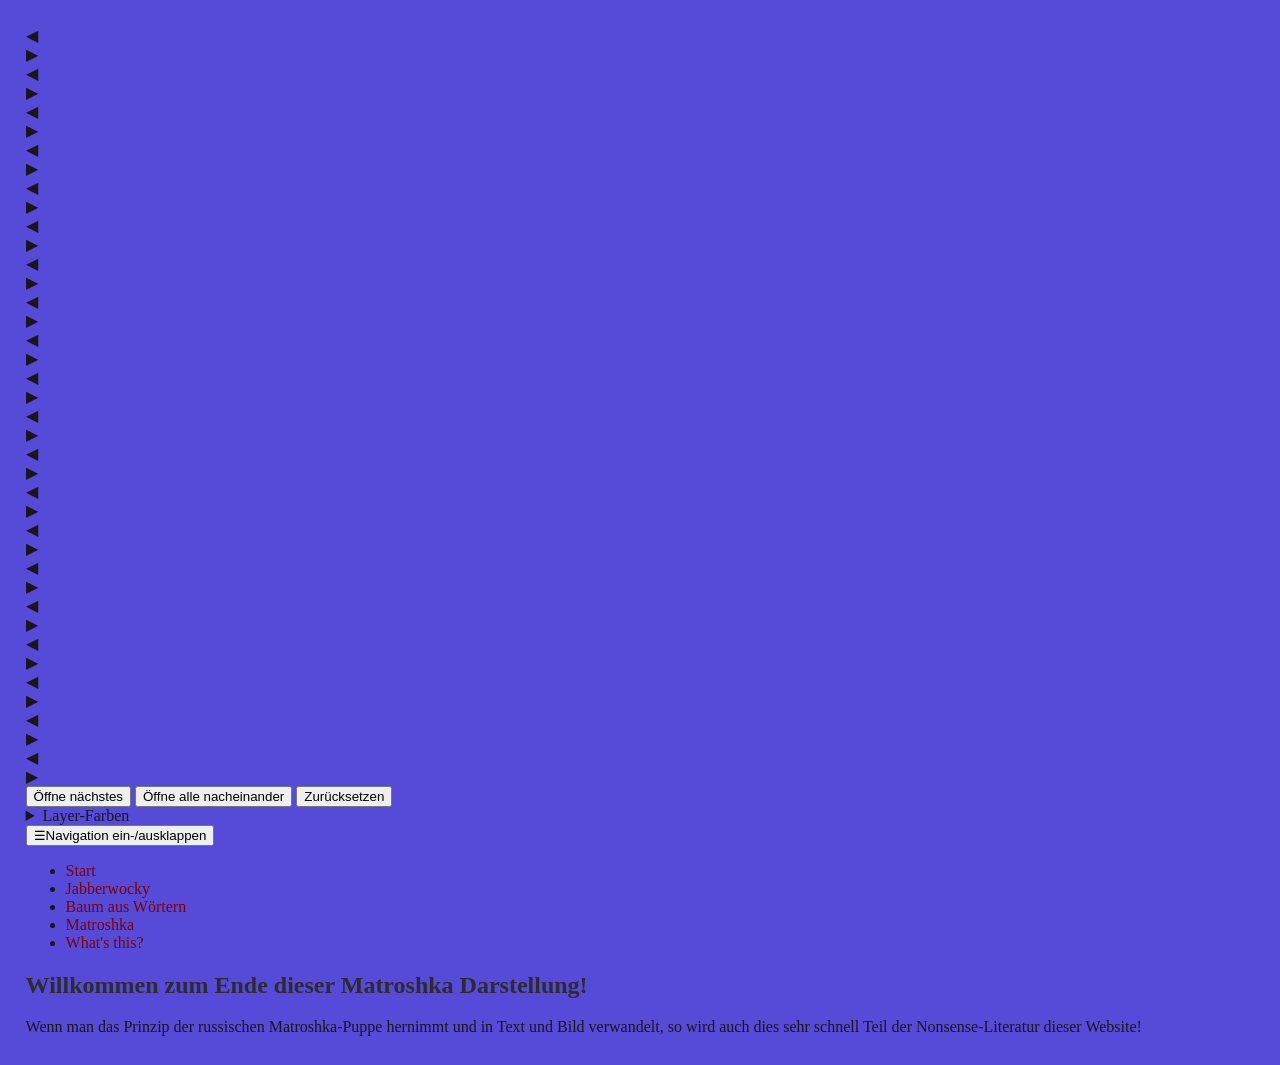
<file: matroshka.html>
<!DOCTYPE html>
<html lang="de">

<head>
    <meta charset="UTF-8">
    <meta name="viewport" content="width=device-width, initial-scale=1">
    <title>Matroshka</title>
    <link rel="stylesheet" href="CSS/styles.css">
    <link rel="stylesheet" href="CSS/img-styles.css">
</head>

<body style="z-index: 0;">

<!-- Curtain (Vorhang) panels: 20 stacked layers that can be slid outward -->
<div class="curtain" id="curtain" aria-hidden="false">
  <!-- layers 1..20 (front-most first) -->
  <div class="layer" data-index="1">
    <div class="panel left" aria-hidden="true"><div class="handle left" data-index="1">◀</div></div>
    <div class="panel right" aria-hidden="true"><div class="handle right" data-index="1">▶</div></div>
  </div>
  <div class="layer" data-index="2">
    <div class="panel left" aria-hidden="true"><div class="handle left" data-index="2">◀</div></div>
    <div class="panel right" aria-hidden="true"><div class="handle right" data-index="2">▶</div></div>
  </div>
  <div class="layer" data-index="3">
    <div class="panel left" aria-hidden="true"><div class="handle left" data-index="3">◀</div></div>
    <div class="panel right" aria-hidden="true"><div class="handle right" data-index="3">▶</div></div>
  </div>
  <div class="layer" data-index="4">
    <div class="panel left" aria-hidden="true"><div class="handle left" data-index="4">◀</div></div>
    <div class="panel right" aria-hidden="true"><div class="handle right" data-index="4">▶</div></div>
  </div>
  <div class="layer" data-index="5">
    <div class="panel left" aria-hidden="true"><div class="handle left" data-index="5">◀</div></div>
    <div class="panel right" aria-hidden="true"><div class="handle right" data-index="5">▶</div></div>
  </div>
  <div class="layer" data-index="6">
    <div class="panel left" aria-hidden="true"><div class="handle left" data-index="6">◀</div></div>
    <div class="panel right" aria-hidden="true"><div class="handle right" data-index="6">▶</div></div>
  </div>
  <div class="layer" data-index="7">
    <div class="panel left" aria-hidden="true"><div class="handle left" data-index="7">◀</div></div>
    <div class="panel right" aria-hidden="true"><div class="handle right" data-index="7">▶</div></div>
  </div>
  <div class="layer" data-index="8">
    <div class="panel left" aria-hidden="true"><div class="handle left" data-index="8">◀</div></div>
    <div class="panel right" aria-hidden="true"><div class="handle right" data-index="8">▶</div></div>
  </div>
  <div class="layer" data-index="9">
    <div class="panel left" aria-hidden="true"><div class="handle left" data-index="9">◀</div></div>
    <div class="panel right" aria-hidden="true"><div class="handle right" data-index="9">▶</div></div>
  </div>
  <div class="layer" data-index="10">
    <div class="panel left" aria-hidden="true"><div class="handle left" data-index="10">◀</div></div>
    <div class="panel right" aria-hidden="true"><div class="handle right" data-index="10">▶</div></div>
  </div>
  <div class="layer" data-index="11">
    <div class="panel left" aria-hidden="true"><div class="handle left" data-index="11">◀</div></div>
    <div class="panel right" aria-hidden="true"><div class="handle right" data-index="11">▶</div></div>
  </div>
  <div class="layer" data-index="12">
    <div class="panel left" aria-hidden="true"><div class="handle left" data-index="12">◀</div></div>
    <div class="panel right" aria-hidden="true"><div class="handle right" data-index="12">▶</div></div>
  </div>
  <div class="layer" data-index="13">
    <div class="panel left" aria-hidden="true"><div class="handle left" data-index="13">◀</div></div>
    <div class="panel right" aria-hidden="true"><div class="handle right" data-index="13">▶</div></div>
  </div>
  <div class="layer" data-index="14">
    <div class="panel left" aria-hidden="true"><div class="handle left" data-index="14">◀</div></div>
    <div class="panel right" aria-hidden="true"><div class="handle right" data-index="14">▶</div></div>
  </div>
  <div class="layer" data-index="15">
    <div class="panel left" aria-hidden="true"><div class="handle left" data-index="15">◀</div></div>
    <div class="panel right" aria-hidden="true"><div class="handle right" data-index="15">▶</div></div>
  </div>
  <div class="layer" data-index="16">
    <div class="panel left" aria-hidden="true"><div class="handle left" data-index="16">◀</div></div>
    <div class="panel right" aria-hidden="true"><div class="handle right" data-index="16">▶</div></div>
  </div>
  <div class="layer" data-index="17">
    <div class="panel left" aria-hidden="true"><div class="handle left" data-index="17">◀</div></div>
    <div class="panel right" aria-hidden="true"><div class="handle right" data-index="17">▶</div></div>
  </div>
  <div class="layer" data-index="18">
    <div class="panel left" aria-hidden="true"><div class="handle left" data-index="18">◀</div></div>
    <div class="panel right" aria-hidden="true"><div class="handle right" data-index="18">▶</div></div>
  </div>
  <div class="layer" data-index="19">
    <div class="panel left" aria-hidden="true"><div class="handle left" data-index="19">◀</div></div>
    <div class="panel right" aria-hidden="true"><div class="handle right" data-index="19">▶</div></div>
  </div>
  <div class="layer" data-index="20">
    <div class="panel left" aria-hidden="true"><div class="handle left" data-index="20">◀</div></div>
    <div class="panel right" aria-hidden="true"><div class="handle right" data-index="20">▶</div></div>
  </div>
</div>

<div class="curtain-controls" aria-hidden="false">
  <button id="curtain-open-next">Öffne nächstes</button>
  <button id="curtain-open-all">Öffne alle nacheinander</button>
  <button id="curtain-reset">Zurücksetzen</button>
  <details class="curtain-color-controls" aria-label="Vorhang Farben">
    <summary>Layer-Farben</summary>
    <div class="layer-controls">
      <label>Schicht 1: <input type="color" data-layer="1" value="#ffdddd"><input type="range" min="0" max="100" value="35" data-layer-opacity="1" aria-label="Transparenz Schicht 1"></label>
      <label>Schicht 2: <input type="color" data-layer="2" value="#ffdedd"><input type="range" min="0" max="100" value="34" data-layer-opacity="2" aria-label="Transparenz Schicht 2"></label>
      <label>Schicht 3: <input type="color" data-layer="3" value="#fff0dd"><input type="range" min="0" max="100" value="33" data-layer-opacity="3" aria-label="Transparenz Schicht 3"></label>
      <label>Schicht 4: <input type="color" data-layer="4" value="#f0ffdd"><input type="range" min="0" max="100" value="32" data-layer-opacity="4" aria-label="Transparenz Schicht 4"></label>
      <label>Schicht 5: <input type="color" data-layer="5" value="#ddfff0"><input type="range" min="0" max="100" value="31" data-layer-opacity="5" aria-label="Transparenz Schicht 5"></label>
      <label>Schicht 6: <input type="color" data-layer="6" value="#ddeeff"><input type="range" min="0" max="100" value="30" data-layer-opacity="6" aria-label="Transparenz Schicht 6"></label>
      <label>Schicht 7: <input type="color" data-layer="7" value="#efe0ff"><input type="range" min="0" max="100" value="29" data-layer-opacity="7" aria-label="Transparenz Schicht 7"></label>
      <label>Schicht 8: <input type="color" data-layer="8" value="#ffdede"><input type="range" min="0" max="100" value="28" data-layer-opacity="8" aria-label="Transparenz Schicht 8"></label>
      <label>Schicht 9: <input type="color" data-layer="9" value="#ffeedd"><input type="range" min="0" max="100" value="27" data-layer-opacity="9" aria-label="Transparenz Schicht 9"></label>
      <label>Schicht 10: <input type="color" data-layer="10" value="#ffffdd"><input type="range" min="0" max="100" value="26" data-layer-opacity="10" aria-label="Transparenz Schicht 10"></label>
      <label>Schicht 11: <input type="color" data-layer="11" value="#edffdd"><input type="range" min="0" max="100" value="25" data-layer-opacity="11" aria-label="Transparenz Schicht 11"></label>
      <label>Schicht 12: <input type="color" data-layer="12" value="#ddfff7"><input type="range" min="0" max="100" value="24" data-layer-opacity="12" aria-label="Transparenz Schicht 12"></label>
      <label>Schicht 13: <input type="color" data-layer="13" value="#e0ffff"><input type="range" min="0" max="100" value="23" data-layer-opacity="13" aria-label="Transparenz Schicht 13"></label>
      <label>Schicht 14: <input type="color" data-layer="14" value="#eeddff"><input type="range" min="0" max="100" value="22" data-layer-opacity="14" aria-label="Transparenz Schicht 14"></label>
      <label>Schicht 15: <input type="color" data-layer="15" value="#ffe0f0"><input type="range" min="0" max="100" value="21" data-layer-opacity="15" aria-label="Transparenz Schicht 15"></label>
      <label>Schicht 16: <input type="color" data-layer="16" value="#ffdfe5"><input type="range" min="0" max="100" value="20" data-layer-opacity="16" aria-label="Transparenz Schicht 16"></label>
      <label>Schicht 17: <input type="color" data-layer="17" value="#f2e6ff"><input type="range" min="0" max="100" value="19" data-layer-opacity="17" aria-label="Transparenz Schicht 17"></label>
      <label>Schicht 18: <input type="color" data-layer="18" value="#e6ffe6"><input type="range" min="0" max="100" value="18" data-layer-opacity="18" aria-label="Transparenz Schicht 18"></label>
      <label>Schicht 19: <input type="color" data-layer="19" value="#fffbe6"><input type="range" min="0" max="100" value="17" data-layer-opacity="19" aria-label="Transparenz Schicht 19"></label>
      <label>Schicht 20: <input type="color" data-layer="20" value="#fbeffb"><input type="range" min="0" max="100" value="16" data-layer-opacity="20" aria-label="Transparenz Schicht 20"></label>
    </div>
    <div style="margin-top:0.5rem"><button id="curtain-randomize">Zufällige Farben</button> <button id="curtain-reset-colors">Reset Farben</button></div>
  </details>
</div>

<nav class="main-nav fett" aria-label="Hauptnavigation">
  <button class="nav-toggle" aria-controls="nav-list" aria-expanded="false" aria-label="Navigation ein-/ausklappen">☰<span class="sr-only">Navigation ein-/ausklappen</span></button>
  <ul id="nav-list" class="nav-list">
    <p> </p>
    <li><a href="index.html">Start</a></li>
    <li><a href="jabber.html">Jabberwocky</a></li>
    <li><a href="baum.html">Baum aus Wörtern</a></li>
    <li><a href="matroshka.html">Matroshka</a></li>
    <li><a href="feedback.html">What's this?</a></li>
  </ul>
</nav>


<script>
(function(){
  const nav = document.querySelector('.main-nav');
  const btn = nav && nav.querySelector('.nav-toggle');
  const list = nav && nav.querySelector('#nav-list');
  if (!btn || !list) return;
  btn.addEventListener('click', function(){
    const expanded = this.getAttribute('aria-expanded') === 'true';
    this.setAttribute('aria-expanded', String(!expanded));
    nav.classList.toggle('nav-open', !expanded);
  });
  // Close menu on outside click or Escape
  document.addEventListener('click', function(e){
    if (!nav.contains(e.target) && nav.classList.contains('nav-open')) {
      btn.setAttribute('aria-expanded','false');
      nav.classList.remove('nav-open');
    }
  });
  document.addEventListener('keydown', function(e){
    if (e.key === 'Escape' && nav.classList.contains('nav-open')) {
      btn.setAttribute('aria-expanded','false');
      nav.classList.remove('nav-open');
      btn.focus();
    }
  });
})();
</script>

<script>
(function(){
  const curtain = document.getElementById('curtain');
  const layers = curtain ? Array.from(curtain.querySelectorAll('.layer')) : [];
  const btnNext = document.getElementById('curtain-open-next');
  const btnAll = document.getElementById('curtain-open-all');
  const btnReset = document.getElementById('curtain-reset');
  if (!curtain || !btnNext || !btnAll || !btnReset) return;

  function setPercent(i, p){
    p = Math.max(0, Math.min(100, Math.round(p)));
    const layer = layers[i];
    if (!layer) return;
    layer.style.setProperty('--open-percent', p + '%');
    layer.classList.toggle('open', p >= 100);
  }
  function getPercent(i){
    const layer = layers[i];
    if (!layer) return 0;
    const val = getComputedStyle(layer).getPropertyValue('--open-percent');
    return parseInt(val) || 0;
  }

  btnNext.addEventListener('click', ()=>{
    const next = layers.findIndex((_,i)=> getPercent(i) === 0);
    if (next !== -1) setPercent(next, 100);
  });

  btnAll.addEventListener('click', ()=>{
    layers.forEach((_,i)=> setTimeout(()=> setPercent(i, 100), i * 300));
  });

  btnReset.addEventListener('click', ()=> layers.forEach((_,i)=> setPercent(i, 0)));

  // per-layer handles: click toggles, pointer drag adjusts openness
  layers.forEach((layer, i)=>{
    const handles = layer.querySelectorAll('.handle');
    handles.forEach(h=>{
      h.addEventListener('click', ()=> setPercent(i, getPercent(i) === 0 ? 100 : 0));
      function startDrag(e){
        e.preventDefault();
        function move(ev){
          const clientX = ev.touches ? ev.touches[0].clientX : ev.clientX;
          const centerX = window.innerWidth / 2;
          const percent = Math.min(100, Math.round(Math.abs(clientX - centerX) / (window.innerWidth/2) * 100));
          setPercent(i, percent);
        }
        function end(){
          document.removeEventListener('mousemove', move);
          document.removeEventListener('touchmove', move);
          document.removeEventListener('mouseup', end);
          document.removeEventListener('touchend', end);
        }
        document.addEventListener('mousemove', move);
        document.addEventListener('touchmove', move);
        document.addEventListener('mouseup', end);
        document.addEventListener('touchend', end);
      }
      h.addEventListener('pointerdown', startDrag);
    });
  });
})();
</script>

<script>
(function(){
  function hexToRgb(hex){
    hex = hex.replace('#','');
    if (hex.length === 3) hex = hex.split('').map(h=>h+h).join('');
    const num = parseInt(hex,16);
    return [num>>16 & 255, num>>8 & 255, num & 255];
  }
  const curtain = document.getElementById('curtain');
  if (!curtain) return;
  const layers = Array.from(curtain.querySelectorAll('.layer'));

  function applyColor(layerIndex, hex, alpha){
    const rgba = hex ? ('rgba('+hexToRgb(hex).join(',')+','+alpha+')') : 'rgba(0,0,0,0)';
    const layer = layers[layerIndex];
    if (!layer) return;
    layer.style.setProperty('--tint', rgba);
  }

  // wire color inputs
  document.querySelectorAll('.curtain-color-controls input[type="color"]').forEach(input=>{
    const idx = Number(input.getAttribute('data-layer')) - 1;
    const op = document.querySelector('[data-layer-opacity="'+(idx+1)+'"]');
    const apply = ()=> applyColor(idx, input.value, (op ? Number(op.value)/100 : 0.35));
    input.addEventListener('input', apply);
    if (op) { op.addEventListener('input', apply); }
    // initialize
    apply();
  });

  document.getElementById('curtain-randomize').addEventListener('click', ()=>{
    document.querySelectorAll('.curtain-color-controls input[type="color"]').forEach((input)=>{
      const rand = '#'+Math.floor(Math.random()*16777215).toString(16).padStart(6,'0');
      input.value = rand;
      input.dispatchEvent(new Event('input'));
    });
  });

  document.getElementById('curtain-reset-colors').addEventListener('click', ()=>{
    const defaults = ['#ffdddd','#ffdedd','#fff0dd','#f0ffdd','#ddfff0','#ddeeff','#efe0ff','#ffdede','#ffeedd','#ffffdd','#edffdd','#ddfff7','#e0ffff','#eeddff','#ffe0f0','#ffdfe5','#f2e6ff','#e6ffe6','#fffbe6','#fbeffb'];
    document.querySelectorAll('.curtain-color-controls input[type="color"]').forEach((input,i)=>{
      input.value = defaults[i] || '#ffffff';
      input.dispatchEvent(new Event('input'));
    });
  });
})();
</script>

    <div class="center-text" aria-hidden="false">
        <h2>Willkommen zum Ende dieser Matroshka Darstellung!</h2>
        <p> Wenn man das Prinzip der russischen Matroshka-Puppe hernimmt und in Text und Bild verwandelt, so wird auch dies sehr schnell Teil der Nonsense-Literatur dieser Website!</p>
    </div>

</body>




</html>
</file>
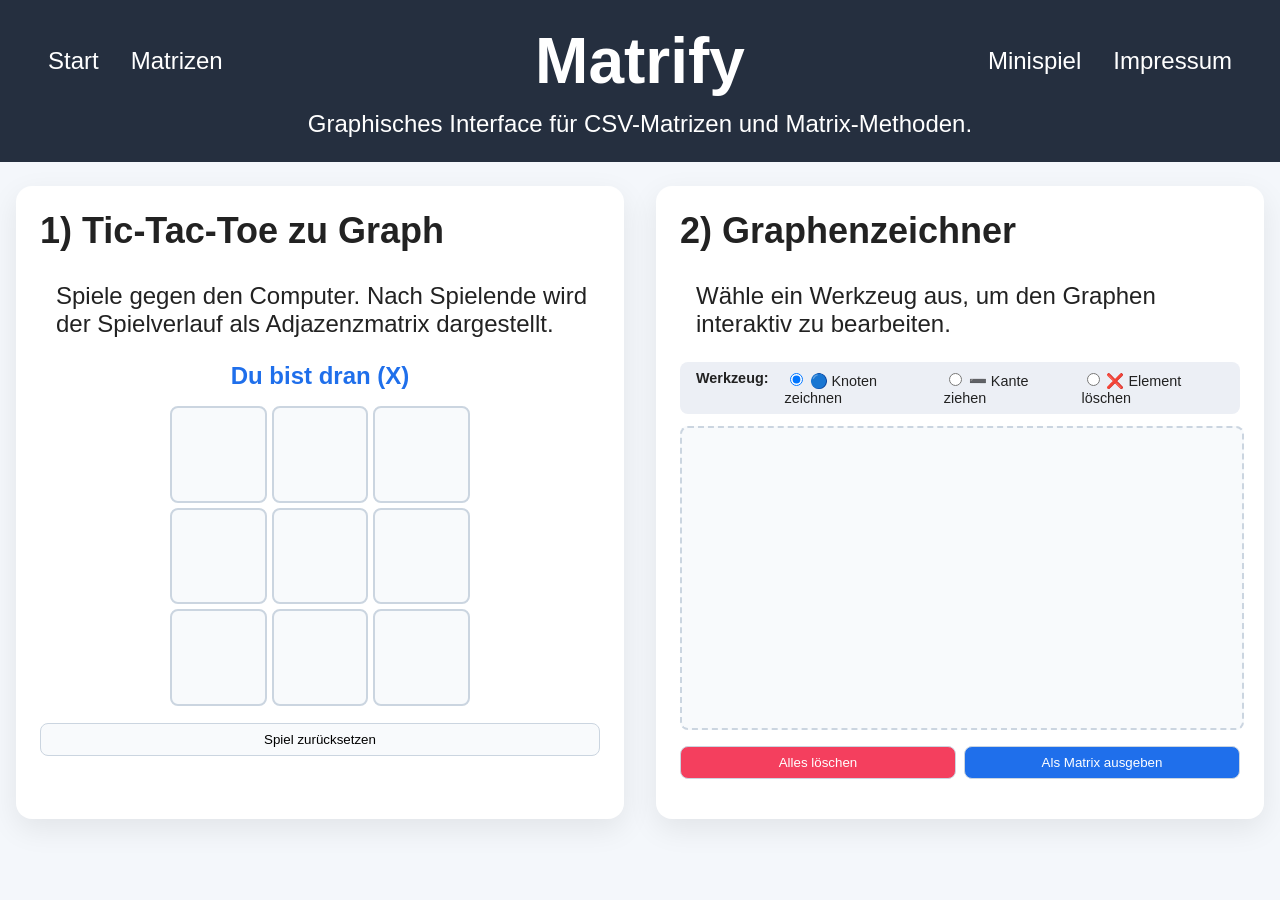
<file: minispiel.html>
<!DOCTYPE html>
<html lang="de">

<head>
    <meta charset="UTF-8">
    <meta name="viewport" content="width=device-width, initial-scale=1.0">
    <title>Matrify-Minispiel</title>
    <link rel="stylesheet" href="CSS/matrify.css">

</head>

<body>
  <header>
    <div class="header-top">
      <nav class="nav-left" aria-label="Navigation links">
        <ul class="nav-list">
          <li><a href="index.html">Start</a></li>
          <li><a href="matrify.html">Matrizen</a></li>
        </ul>
      </nav>
      <h1>Matrify</h1>
      <nav class="nav-right" aria-label="Navigation rechts">
        <ul class="nav-list">
          <li><a href="minispiel.html">Minispiel</a></li>
          <li><a href="impressum.html">Impressum</a></li>
        </ul>
      </nav>
    </div>

    <div class="text-center">Graphisches Interface für CSV-Matrizen und Matrix-Methoden.</div>
  </header>

    <div class="container">
    <div class="game-layout">
      
      <!-- Tic-Tac-Toe -->
      <section class="panel">
        <h2>1) Tic-Tac-Toe zu Graph</h2>
        <p>Spiele gegen den Computer. Nach Spielende wird der Spielverlauf als Adjazenzmatrix dargestellt.</p>
        <div id="tttStatus" class="bold text-center" style="color: #1f6feb;">Du bist dran (X)</div>
        
        <div class="ttt-board" id="tttBoard">
          <div class="ttt-cell" data-index="0"></div>
          <div class="ttt-cell" data-index="1"></div>
          <div class="ttt-cell" data-index="2"></div>
          <div class="ttt-cell" data-index="3"></div>
          <div class="ttt-cell" data-index="4"></div>
          <div class="ttt-cell" data-index="5"></div>
          <div class="ttt-cell" data-index="6"></div>
          <div class="ttt-cell" data-index="7"></div>
          <div class="ttt-cell" data-index="8"></div>
        </div>
        <button id="resetTttBtn" style="width:100%; padding:0.5rem; margin-bottom:1rem; border-radius:0.5rem; border:1px solid #cbd5e0; background:#f8fafc; cursor:pointer;">Spiel zurücksetzen</button>

        <div id="tttMatrixArea" style="display: none; border-top: 1px solid #e2e8f0; padding-top: 1rem;">
          <h3>Resultierende Adjazenzmatrix:</h3>
          <p class="hint">Knoten 0-8 repräsentieren die Felder. Kante existiert, wenn aufeinanderfolgende Züge gemacht wurden.</p>
        <div id="tttMatrixView" class="matrix-card" style="padding:1rem; margin-bottom:1rem;"></div>
          
        <div id="tttMatrixContainer">
            <button id="saveTttMatrixBtn" style="width:100%; background:#0078d4; color:white; border:none; padding:0.75rem; border-radius:0.5rem; cursor:pointer;">Auf Matrify-Seite speichern</button>
        </div>
        </div>
      </section>

      <!-- Graphenzeichner -->
      <section class="panel">
        <h2>2) Graphenzeichner</h2>
        <p>Wähle ein Werkzeug aus, um den Graphen interaktiv zu bearbeiten.</p>
  
        <!-- NEU: WERKZEUG-LEISTE -->
        <div style="display: flex; gap: 1rem; margin-bottom: 0.75rem; font-size: 0.9rem; background: #eceff5; padding: 0.5rem 1rem; border-radius: 0.5rem;">
          <span class="bold">Werkzeug:</span>
          <label style="cursor:pointer;"><input type="radio" name="graphTool" value="node" checked> 🔵 Knoten zeichnen</label>
          <label style="cursor:pointer;"><input type="radio" name="graphTool" value="edge"> ➖ Kante ziehen</label>
          <label style="cursor:pointer;"><input type="radio" name="graphTool" value="delete"> ❌ Element löschen</label>
        </div>
  
        <div class="canvas-container">
          <canvas id="graphCanvas" width="500" height="300"></canvas>
        </div>
        
        <div style="display:flex; gap:0.5rem; margin-bottom:1rem;">
          <button id="clearGraphBtn" style="flex:1; padding:0.5rem; border-radius:0.5rem; border:1px solid #cbd5e0; background:#f43f5e; color:white; cursor:pointer;">Alles löschen</button>
          <button id="generateGraphMatrixBtn" style="flex:1; padding:0.5rem; border-radius:0.5rem; border:1px solid #cbd5e0; background:#1f6feb; color:white; cursor:pointer;">Als Matrix ausgeben</button>
        </div>

        <div id="graphMatrixArea" style="display: none; border-top: 1px solid #e2e8f0; padding-top: 1rem;">
          <h3>Generierte Matrix:</h3>
          <div id="graphMatrixView" class="matrix-card" style="padding:1rem; margin-bottom:1rem;"></div>
          <button id="saveGraphMatrixBtn" style="width:100%; background:#0078d4; color:white; border:none; padding:0.75rem; border-radius:0.5rem; cursor:pointer;">Auf Matrify-Seite speichern</button>
        </div>
      </section>

    </div>
  </div>

  <script src="js/minispiel.js"></script>
        
</body>

</html>
</file>
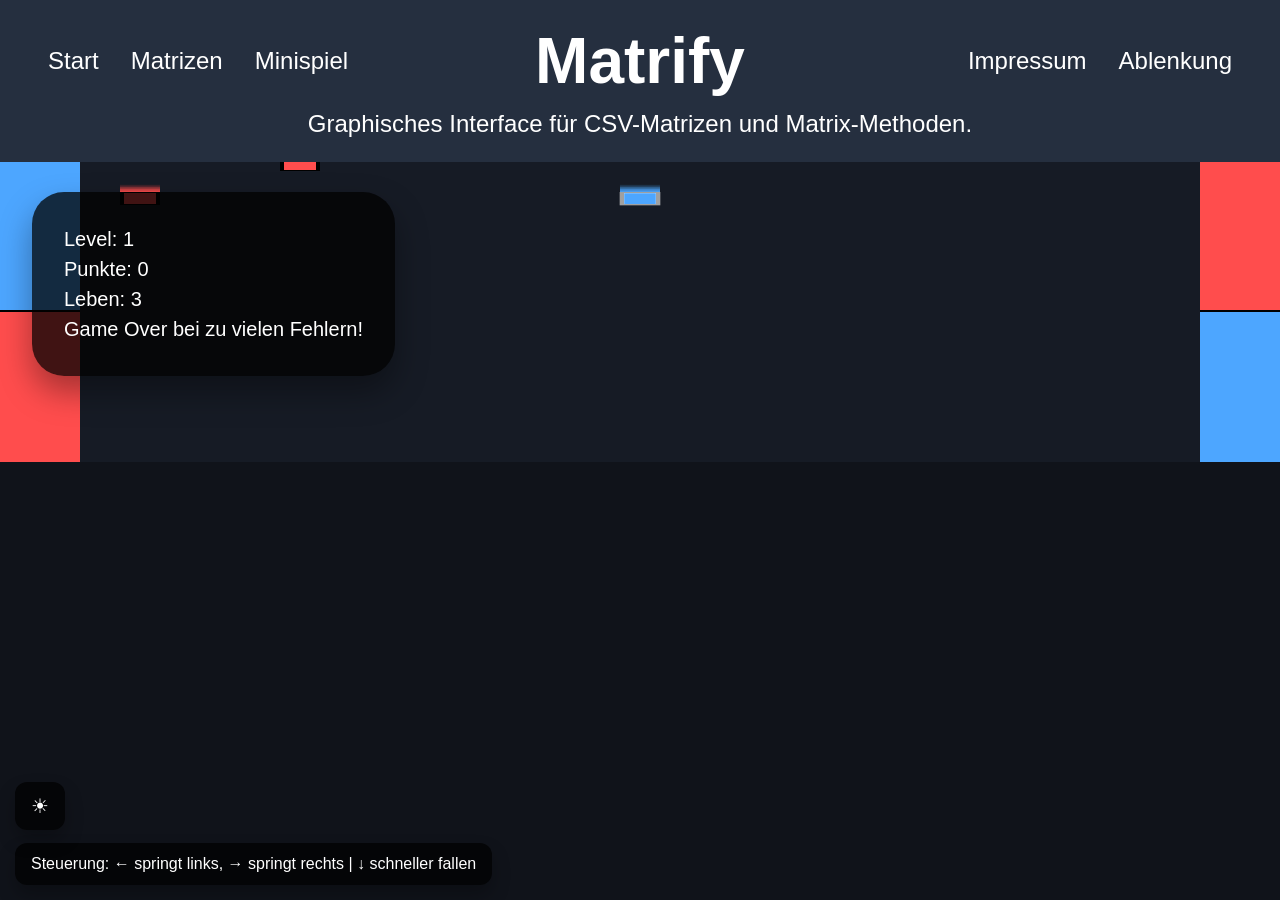
<file: tapblock.html>
<!DOCTYPE html>
<html lang="de">
<head>
<meta charset="UTF-8" />
<meta name="viewport" content="width=device-width, initial-scale=1.0"/>
<title>TapBlock</title>

<link rel="stylesheet" href="CSS/matrify.css">
<link rel="stylesheet" href="CSS/tapblock.css">
<script defer src="js/tapblock.js"></script>
</head>

<body>

  <header>
    <div class="header-top">
      <nav class="nav-left" aria-label="Navigation links">
        <ul class="nav-list">
          <li><a href="index.html">Start</a></li>
          <li><a href="matrify.html">Matrizen</a></li>
          <li><a href="minispiel.html">Minispiel</a></li>
        </ul>
      </nav>
      <h1>Matrify</h1>
      <nav class="nav-right" aria-label="Navigation rechts">
        <ul class="nav-list">
          <li><a href="impressum.html">Impressum</a></li>
          <li><a href="tapblock.html">Ablenkung</a></li>
        </ul>
      </nav>
    </div>

    <p> <div class="text-center">Graphisches Interface für CSV-Matrizen und Matrix-Methoden.</div></p>
  </header>

<div class="ui">
    <div>Level: <span id="level">1</span></div>
    <div>Punkte: <span id="score">0</span></div>
    <div>Leben: <span id="lives">3</span></div>
    <div>Game Over bei zu vielen Fehlern!</div>
</div>

<div class="controls">
    Steuerung: ← springt links, → springt rechts | ↓ schneller fallen
</div>

<canvas id="game"></canvas>

<dialog id="gameOverDialog">
    <h2>Game Over!</h2>
    <p>Punkte: <span id="finalScore">0</span></p>
    <button id="restartBtn">Neustart</button>
</dialog>

<button class="theme-toggle" id="themeToggle" aria-label="Light/Dark Mode">☀</button>

</body>
</html>
</file>
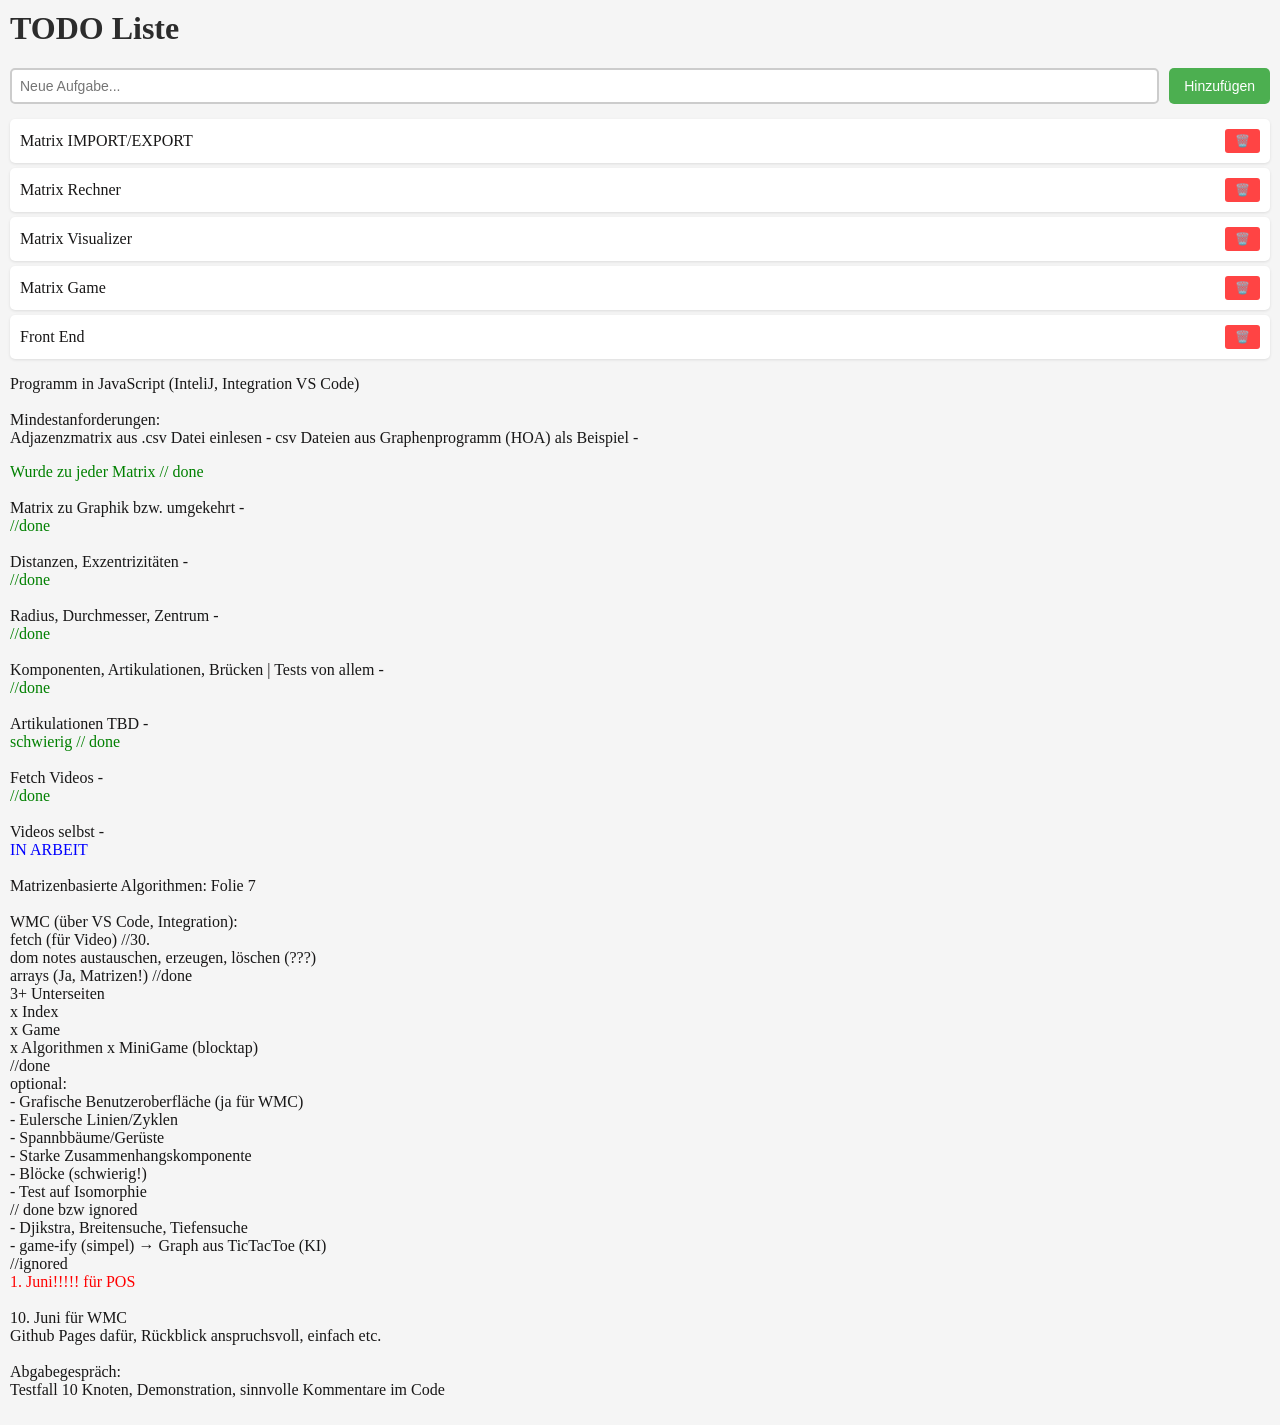
<file: todo.html>
<!DOCTYPE html>
<html lang="de">

<head>
    <meta charset="UTF-8">
    <meta name="viewport" content="width=device-width, initial-scale=1.0">
    <title>TODO Liste</title>
    <style>
        body {
            font-family: Georgia, 'Times New Roman', Times, serif;
            font-size: 16px;
            color: #181717;
            margin: 0;
            padding: 10px;
            background: #f5f5f5;
            min-height: 100vh;
        }

        h1 {
            font-family: 'Palatino Linotype', 'Book Antiqua', Palatino, serif;
            color: #2c2c2c;
            margin-top: 0;
        }

        #todo-input-container {
            display: flex;
            gap: 10px;
            margin-bottom: 15px;
        }

        #todo-input {
            padding: 8px;
            font-size: 14px;
            border: 2px solid #ccc;
            border-radius: 5px;
            flex: 1;
        }

        #add-todo-btn {
            padding: 8px 15px;
            font-size: 14px;
            background: #4CAF50;
            color: white;
            border: none;
            border-radius: 5px;
            cursor: pointer;
        }

        #add-todo-btn:hover {
            background: #45a049;
        }

        #todo-list {
            list-style: none;
            padding: 0;
            margin: 0;
        }

        #todo-list li {
            background: white;
            margin: 5px 0;
            padding: 10px;
            display: flex;
            justify-content: space-between;
            align-items: center;
            border-radius: 5px;
            cursor: pointer;
            transition: background 0.2s;
            box-shadow: 0 1px 3px rgba(0,0,0,0.1);
        }

        #todo-list li:hover {
            background: #f0f0f0;
        }

        #todo-list li.completed {
            text-decoration: line-through;
            color: #888;
        }

        #todo-list li button {
            background: #ff4444;
            color: white;
            border: none;
            padding: 5px 10px;
            border-radius: 3px;
            cursor: pointer;
            font-size: 12px;
        }

        #todo-list li button:hover {
            background: #cc0000;
        }

        .window-controls {
            position: absolute;
            top: 5px;
            right: 10px;
        }

        .close-btn {
            background: #ff4444;
            color: white;
            border: none;
            padding: 5px 10px;
            border-radius: 3px;
            cursor: pointer;
        }
    </style>
</head>

<body>

    <h1>TODO Liste</h1>
    <div id="todo-input-container">
        <input type="text" id="todo-input" placeholder="Neue Aufgabe...">
        <button id="add-todo-btn">Hinzufügen</button>
    </div>
    <ul id="todo-list"></ul>

    <script>
        const defaultTodos = [
            { text: 'Matrix IMPORT/EXPORT', completed: false },
            { text: 'Matrix Rechner', completed: false },
            { text: 'Matrix Visualizer', completed: false },
            { text: 'Matrix Game', completed: false },
            { text: 'Front End', completed: false },
        ];

        const savedTodos = localStorage.getItem('todos');
        const state = {
            todos: savedTodos ? JSON.parse(savedTodos) : [...defaultTodos]
        };

        function saveTodos() {
            localStorage.setItem('todos', JSON.stringify(state.todos));
        }

        function addNewTodo(text) {
            state.todos.push({ text, completed: false });
            saveTodos();
            render();
        }

        function toggleTodo(index) {
            state.todos[index].completed = !state.todos[index].completed;
            saveTodos();
            render();
        }

        function deleteTodo(index) {
            state.todos.splice(index, 1);
            saveTodos();
            render();
        }

        function render() {
            const todoList = document.getElementById('todo-list');
            todoList.innerHTML = '';
            state.todos.forEach((todo, index) => {
                const li = document.createElement('li');
                li.textContent = todo.text;
                if (todo.completed) {
                    li.classList.add('completed');
                }
                li.addEventListener('click', () => toggleTodo(index));
                const deleteButton = document.createElement('button');
                deleteButton.textContent = '🗑️';
                deleteButton.addEventListener('click', (e) => {
                    e.stopPropagation();
                    deleteTodo(index);
                });
                li.appendChild(deleteButton);
                todoList.appendChild(li);
            });
        }

        document.addEventListener('DOMContentLoaded', () => {
            const input = document.getElementById('todo-input');
            const addBtn = document.getElementById('add-todo-btn');

            addBtn.addEventListener('click', () => {
                const text = input.value.trim();
                if (text) {
                    addNewTodo(text);
                    input.value = '';
                }
            });

            input.addEventListener('keypress', (e) => {
                if (e.key === 'Enter') {
                    const text = input.value.trim();
                    if (text) {
                        addNewTodo(text);
                        input.value = '';
                    }
                }
            });

            render();
        });
    </script>

<p> Programm in JavaScript (InteliJ, Integration VS Code) <br>
        <br>
        Mindestanforderungen: <br>
        Adjazenzmatrix aus .csv Datei einlesen - csv Dateien aus Graphenprogramm (HOA) als Beispiel - <div style="color: green;"> Wurde zu jeder Matrix // done</div> <br>
        Matrix zu Graphik bzw. umgekehrt - <div style="color: green;"> //done</div><br>
        Distanzen, Exzentrizitäten - <div style="color: green;"> //done</div><br>
        Radius, Durchmesser, Zentrum  - <div style="color: green;"> //done</div> <br>
        Komponenten, Artikulationen, Brücken | Tests von allem - <div style="color: green;"> //done</div> <br>
        Artikulationen TBD - <div style="color: green;"> schwierig // done</div><br>

        Fetch Videos - <div style="color: green;"> //done</div><br>
        Videos selbst - <div style="color: blue;"> IN ARBEIT</div><br>

        Matrizenbasierte Algorithmen: Folie 7 <br>
        <br>
        WMC (über VS Code, Integration): <br>
        fetch (für Video) //30. <br>
        dom notes austauschen, erzeugen, löschen (???) <br>
        arrays (Ja, Matrizen!) //done<br>
        3+ Unterseiten <br>
            x Index <br>
            x Game <br>
            x Algorithmen 
            x MiniGame (blocktap)<br>

            //done

        <br>

        optional: <br>
        - Grafische Benutzeroberfläche (ja für WMC) <br>
        - Eulersche Linien/Zyklen <br>
        - Spannbbäume/Gerüste <br>
        - Starke Zusammenhangskomponente <br>
        - Blöcke (schwierig!) <br>
        - Test auf Isomorphie <br>

        // done bzw ignored
        <br>
        - Djikstra, Breitensuche, Tiefensuche <br>
        - game-ify (simpel) → Graph aus TicTacToe (KI) <br>
        //ignored

        <br>
        <div style="color: red;">1. Juni!!!!! für POS</div> <br>
        10. Juni für WMC <br>
        Github Pages dafür, Rückblick anspruchsvoll, einfach etc. <br>

        <br>

        Abgabegespräch: <br>
        Testfall 10 Knoten, Demonstration, sinnvolle Kommentare im Code

        <br>

    </p>

</body>

</html>
</file>
<file: CSS/matrify.css>
/* ============================================================================
   Utility Classes - Text Formatting & Alignment
   ============================================================================ */
.bold { font-weight: bold; }
.italic { font-style: italic; }
.underline { text-decoration: underline; }
.strikethrough { text-decoration: line-through; }
.text-center { text-align: center; }
.text-right { text-align: right; }
.text-left { text-align: left; }

/* ============================================================================
   Layout & Base Styles
   ============================================================================ */
body {
  margin: 0;
  font-family: Arial, sans-serif;
  background: #f4f7fb;
  color: #222;
  font-size: 1.5rem;
}

p {
  margin-left: 1rem;
}

header {
  background: #252f3f;
  color: white;
  padding: 1.5rem 2rem;
}
.header-top {
  display: grid;
  grid-template-columns: 1fr auto 1fr;
  align-items: center;
  gap: 1rem;
  margin-bottom: 0.75rem;
}
header h1 {
  margin: 0;
  font-size: 4rem;
  text-align: center;
  white-space: nowrap;
}
header p {
  margin: 0;
  color: #c8d1e0;
}

/* NAVIGATION */
.nav-left,
.nav-right {
  display: flex;
}
.nav-left {
  justify-content: flex-start;
}
.nav-right {
  justify-content: flex-end;
}
.nav-list {
  list-style: none;
  padding: 0;
  margin: 0;
  display: flex;
  gap: 0;
}
.nav-list li {
  margin: 0;
}
.nav-list a {
  display: block;
  padding: 0.75rem 1rem;
  color: white;
  text-decoration: none;
  transition: background 0.2s ease;
}
.nav-list a:hover {
  background: rgba(255, 255, 255, 0.1);
}

/* Responsive: übereinander bei kleineren Bildschirmen */
@media (max-width: 48rem) {
  .header-top {
    grid-template-columns: 1fr;
    margin-bottom: 1rem;
  }
  header h1 {
    font-size: 2rem;
    order: 2;
  }
  .nav-left {
    order: 1;
    justify-content: center;
  }
  .nav-right {
    order: 3;
    justify-content: center;
  }
}

/* ============================================================================
   Matrify-Spezifische Styles
   ============================================================================ */
.container {
  max-width: 80rem;
  margin: 1.5rem auto;
  padding: 0 1rem 2rem;
}
.panel {
  background: white;
  border-radius: 1rem;
  box-shadow: 0 0.625rem 1.875rem rgba(0,0,0,0.08);
  padding: 1.5rem;
  margin-bottom: 1.5rem;
}
.panel h2 {
  margin-top: 0;
}
.import-area {
  display: flex;
  flex-wrap: wrap;
  gap: 1rem;
  align-items: center;
}
.import-area input[type=file] {
  flex: 1 1 20rem;
  padding: 0.75rem;
  border: 1px solid #cbd5e0;
  border-radius: 0.75rem;
  background: #f8fafc;
}
.import-area button {
  border: none;
  background: #0078d4;
  color: white;
  padding: 0.875rem 1.375rem;
  border-radius: 0.75rem;
  cursor: pointer;
  transition: background 0.2s ease;
}
.import-area button:hover {
  background: #005fa3;
}
.matrix-grid {
  display: grid;
  grid-template-columns: repeat(auto-fill, minmax(20rem, 1fr));
  gap: 1.125rem;
}
.matrix-card {
  border: 1px solid #d8e2ef;
  border-radius: 1rem;
  overflow: hidden;
  background: #ffffff;
  display: flex;
  flex-direction: column;
  min-height: 16.25rem;
}
.matrix-card header {
  background: #eceff5;
  padding: 0.875rem 1.125rem;
  display: flex;
  justify-content: space-between;
  align-items: center;
  gap: 0.75rem;
}
.matrix-card header h3 {
  margin: 0;
  font-size: 1.125rem;
}
.matrix-card header small {
  color: #5a6978;
}
.matrix-card .matrix-body {
  padding: 1rem;
  flex: 1;
  overflow-x: auto;
}
.matrix-card table {
  border-collapse: collapse;
  width: 100%;
  min-width: 15rem;
}
.matrix-card td {
  border: 1px solid #e2e8f0;
  padding: 0.5rem 0.625rem;
  text-align: center;
  font-family: ui-monospace, SFMono-Regular, Menlo, Monaco, Consolas, 'Liberation Mono', 'Courier New', monospace;
  font-size: 0.875rem;
}
.matrix-card footer {
  padding: 1rem;
  border-top: 1px solid #f0f4f8;
  display: grid;
  gap: 0.625rem;
}
.matrix-card footer select,
.matrix-card footer input,
.matrix-card footer button {
  width: 100%;
  border-radius: 0.625rem;
  border: 1px solid #cbd5e0;
  padding: 0.625rem;
  font-size: 0.875rem;
}
.matrix-card footer select,
.matrix-card footer input {
  background: #f8fafc;
}
.matrix-card footer button {
  background: #1f6feb;
  color: white;
  border-color: transparent;
  cursor: pointer;
  transition: transform 0.2s ease, background 0.2s ease;
}
.matrix-card footer button:hover {
  background: #155bb5;
  transform: translateY(-0.0625rem);
}
.status {
  color: #1f6feb;
  padding: 0.75rem 0 0;
}
.output-panel {
  background: #f7fafe;
  border: 1px solid #dbeafe;
  border-radius: 1rem;
  padding: 1.125rem;
  color: #1f2937;
  white-space: pre-wrap;
  font-family: ui-monospace, SFMono-Regular, Menlo, Monaco, Consolas, 'Liberation Mono', 'Courier New', monospace;
}
.hint {
  color: #475569;
  font-size: 0.875rem;
  margin-top: 0.75rem;
}


/* ============================================================================
   Minigame Styles
   ============================================================================ */
    .game-layout {
      display: grid;
      grid-template-columns: 1fr 1fr;
      gap: 2rem;
    }
    .ttt-board {
      display: grid;
      grid-template-columns: repeat(3, 1fr);
      gap: 5px;
      max-width: 300px;
      margin: 1rem auto;
    }
    .ttt-cell {
      aspect-ratio: 1;
      background: #f8fafc;
      border: 2px solid #cbd5e0;
      border-radius: 0.5rem;
      font-size: 2rem;
      font-weight: bold;
      display: flex;
      align-items: center;
      justify-content: center;
      cursor: pointer;
    }
    .canvas-container {
      position: relative;
      width: 100%;
      background: #f8fafc;
      border: 2px dashed #cbd5e0;
      border-radius: 0.5rem;
      margin-bottom: 1rem;
    }
    canvas {
      display: block;
      width: 100%;
      height: 300px;
      cursor: crosshair;
    }
    @media (max-width: 48rem) {
      .game-layout { grid-template-columns: 1fr; }
    }


    /* ============================================================================
   YouTube Video-Reihen Styles (3-zeiliges Layout)
   ============================================================================ */
.video-section-title {
  margin-top: 0;
  margin-bottom: 1.25rem;
  color: #252f3f;
  border-bottom: 2px solid #eceff5;
  padding-bottom: 0.5rem;
}
.video-row-layout {
  display: grid;
  grid-template-columns: 24rem 1fr; /* Festgelegte Videobreite links, Text füllt den Rest */
  gap: 1.5rem;
  align-items: start;
}
.video-wrapper {
  position: relative;
  padding-bottom: 56.25%; /* 16:9 Format */
  height: 0;
  overflow: hidden;
  border: 1px solid #d8e2ef;
  border-radius: 0.75rem;
  box-shadow: 0 4px 6px -1px rgba(0, 0, 0, 0.05);
}
.video-wrapper iframe {
  position: absolute;
  top: 0;
  left: 0;
  width: 100%;
  height: 100%;
}
.video-info h3 {
  margin: 0 0 0.5rem 0;
  font-size: 1.3rem;
  color: #1f6feb;
}
.video-info p {
  margin: 0;
}

/* Smartphone-Ansicht: Text rutscht unter das Video */
@media (max-width: 48rem) {
  .video-row-layout {
    grid-template-columns: 1fr;
  }
}
</file>
<file: nonsense/CSS/styles.css>
/* ===== Allgemeine Layout- und Textstile ===== */
body {
    font-size: 18px;
    color: #222;
    background: lightgrey;
    font-family: lucida handwriting, 'Comic Sans MS', cursive, sans-serif;
    position: relative;
    /* Höhe der Navigation (verwendet für Inhaltspadding) */
    --nav-height: 3.5rem;
    /* Leerraum der Bildsäulen */
    padding: 0 2em;
    z-index: 0;
} 




/* ===== Feste Bildsäulen an den Seiten (Bildmitte = Seitenrand) ===== */
body::before,
body::after {
    content: "";
    position: fixed;
    top: 0;
    bottom: 0;
    width: 10em; /* Gesamtbreite*/
    background-image: url('../img/saule.png');
    background-repeat: no-repeat;
    background-position: center center;
    background-size: 200% 120%;
    pointer-events: none; /* Klicks durchlassen */
    z-index: 3; /* über Navigation und Inhalt */
}

/* linke Säule: Mitte des Elements liegt auf dem linken Seitenrand */
body::before {
    left: 0;
    transform: translateX(-50%);
}

/* rechte Säule: Mitte des Elements liegt auf dem rechten Seitenrand */
body::after {
    right: 0;
    transform: translateX(50%);
}

/* Inhalt über den Säulen anzeigen */
/* Position children relatively but avoid forcing a z-index so curtain layers can be stacked above or below as needed */
body > * {
    position: relative;
    z-index: auto;
} 

/* ===== Top Navigation ===== */
.main-nav {
    position: fixed;
    top: 0;
    left: 0;
    width: 100%;
    height: var(--nav-height);
    display: flex;
    align-items: center;
    z-index: 2; /* zwischen Inhalt (1) und Säulen (3) */
    background-image: url('../img/vorpal_blade.png');
    background-repeat: no-repeat;
    background-position: center center;
    background-size: 100% auto;
    background-color: lightcyan; /* leichter Hintergrund für Lesbarkeit */
    box-shadow: 0 2px 6px rgba(0,0,0,0.08);
    padding: 0 2em;
    box-sizing: border-box;
}

.main-nav ul {
    list-style: none;
    color: black;
    font-size: 20px;
    margin: 0;
    padding: 0;
    display: flex;
    align-items: center;
    justify-content: space-around;
    width: 100%;
    text-shadow: white 0px 0px 5px;
}

.main-nav a {
    text-decoration: none;
    color: inherit;
    padding: 0.4rem 0.6rem;
    display: inline-block;

    &:focus, &:hover {
        background: orange;
        border-radius: 4px;
    }
}

.nav-toggle {
    display: none;
    background: transparent;
    border: 0;
    font-size: 1.25rem;
    padding: 0.25rem 0.5rem;
    color: inherit;
    cursor: pointer;
}

/* helper for screen-readers */
.sr-only {
    position: absolute !important;
    width: 1px; height: 1px;
    padding: 0; margin: -1px;
    overflow: hidden; clip: rect(0 0 0 0);
    white-space: nowrap; border: 0;
}

/* ===== Überschriften ===== */
h1 {
    font-size: 5.5em;
    color: black;
    margin: calc(var(--nav-height) + 0.5rem) 0 0.1em 0;
    font-family: Blackadder ITC, 'Comic Sans MS', cursive, sans-serif;
    text-shadow: cyan 5px 5px 20px;
}

h2 {
    font-size: 2em;
    color: green;
    font-weight: bold;
    margin: 0.67em 0;
    font-family: curlz MT, 'Comic Sans MS', cursive, sans-serif;
    font-size: 3em;
    text-shadow: lightblue 5px 5px 2px;
}

/* ===== Responsives Verhalten für schmale Viewports ===== */
/* Main: Standard-Breite und Zentrierung */
main {
    max-width: 1200px; /* Standard maximale Lesebreite auf großen Bildschirmen */
    width: 100%;
    margin: 0 auto;
    box-sizing: border-box;
    padding: calc(var(--nav-height) + 0.75rem) 1rem 1rem; /* Abstand unter der fixen Nav */
}

/* Auf mittleren Bildschirmen: Säulen etwas schmaler machen (verringert Überlappung) */
@media (max-width: 900px) {
    body::before,
    body::after {
        width: 6em; /* weniger Breite */
    }
    body {
        padding: 0 3em; /* halbe Breite als Innenabstand */
    }
}

/* Auf sehr schmalen Geräten (z.B. Smartphones) */
@media (max-width: 600px) {
    
    body {
        --nav-height: 5em;
    }

    h1 {
        font-size: 2.5em;
    }
    h2 {
        font-size: 1.5em;
        overflow-wrap: normal;
    }

    /* Keep nav compact; add toggle button and collapsible menu */
    .nav-toggle {
        display: inline-flex;
        align-items: center;
        justify-content: center;
        background: transparent;
        border: 0;
        font-size: 1.5rem;
        padding: 0.25rem 0.5rem;
        color: inherit;
        cursor: pointer;
    }

    .main-nav {
        height: var(--nav-height);
        padding: 0 1rem;
    }

    /* Hide horizontal list and use vertical collapsible one */
    .main-nav ul {
        display: none;
    }

    .main-nav .nav-list {
        display: none;
        flex-direction: column;
        align-items: stretch;
        gap: 0.5rem;
    }

    .main-nav.nav-open .nav-list {
        display: flex;
        position: absolute;
        top: var(--nav-height);
        left: 0;
        right: 0;
        background: lightcyan;
        padding: 0.75rem 1rem;
        box-shadow: 0 8px 16px rgba(0,0,0,0.08);
        z-index: 102;
    }

    .main-nav .nav-list a {
        display: block;
        padding: 0.6rem 0.5rem;
    }

    /* adjust heading spacing when menu is closed */
    h1 {
        font-size: 2.5em;
        margin-top: calc(var(--nav-height) + 0.5rem);
    }

    /* screen-reader helper - redundant but safe here */
    .sr-only {
        position: absolute !important;
        width: 1px; height: 1px;
        padding: 0; margin: -1px;
        overflow: hidden; clip: rect(0 0 0 0);
        white-space: nowrap; border: 0;
    }
}

/* ===== Curtain / Vorhang (full-page, split panels) ===== */
.curtain {
    position: fixed;
    inset: 0;
    z-index: 0; /* behind content */
    pointer-events: none; /* panels don't block by default */
    --open-percent: 0%; /* 0% closed, 100% fully open */
}
.curtain .panel {
    position: absolute;
    top: 0;
    bottom: 0;
    width: 50%;
    /* use a tint CSS variable on top of the image for per-layer coloring */
    background-image: linear-gradient(var(--tint, rgba(0,0,0,0)), var(--tint, rgba(0,0,0,0))), url('../img/vorhang.jpg');
    background-repeat: no-repeat;
    background-size: cover;
    background-position: center;
    transition: transform 320ms ease;
    pointer-events: auto; /* handles are interactive */
    will-change: transform;
}

/* Color controls UI */
.curtain-color-controls summary { cursor: pointer; font-weight: bold; }
.curtain-color-controls .layer-controls { display: grid; grid-template-columns: repeat(2, 1fr); gap: 0.4rem; margin-top: 0.5rem; }
.curtain-color-controls label { font-size: 0.9rem; display: flex; align-items: center; gap: 0.4rem; }
.curtain-color-controls input[type="color"] { width: 2.2rem; height: 2.2rem; padding: 0; border: 0; }
.curtain-color-controls input[type="range"] { width: 6.5rem; }
.curtain-color-controls button { padding: 0.3rem 0.5rem; }

/* keep controls above layers */
.curtain-controls { z-index: 100; }

.curtain .panel.left { left: 0; transform: translateX(calc(-1 * var(--open-percent))); background-position: center left; }
.curtain .panel.right { right: 0; transform: translateX(var(--open-percent)); background-position: center right; }

/* fully open when --open-percent == 100% */
.curtain.open { --open-percent: 100%; }

/* small visible handle in the middle edge of each panel */
.curtain .handle {
    position: absolute;
    top: 50%;
    transform: translateY(-50%);
    width: 2.2rem;
    height: 4.2rem;
    background: rgba(0,0,0,0.35);
    color: #fff;
    border-radius: 4px;
    display: flex;
    align-items: center;
    justify-content: center;
    cursor: ew-resize;
    user-select: none;
    font-weight: bold;
}
.curtain .handle.left { right: 0.5rem; }
.curtain .handle.right { left: 0.5rem; }

/* controls (button + slider) */
.curtain-controls {
    position: fixed;
    top: calc(var(--nav-height) + 0.75rem);
    left: 50%;
    transform: translateX(-50%);
    z-index: 100; /* above all layers */
    display: flex;
    gap: 0.5rem;
    align-items: center;
}
.curtain-controls button { padding: 0.35rem 0.6rem; }
.curtain-controls input[type="range"] { width: 14rem; }

/* Ensure content does not force a z-index so curtain layers can be stacked above if desired */
body > * { position: relative; z-index: auto; }

/* Multi-layer stacking specifics (7 layers) */
.curtain .layer { position: absolute; inset: 0; --open-percent: 0%; }
.curtain .layer .panel { width: 50%; background-size: cover; background-repeat: no-repeat; }
.curtain .layer .panel.left { left: 0; transform: translateX(calc(-1 * var(--open-percent))); background-position: center left; }
.curtain .layer .panel.right { right: 0; transform: translateX(var(--open-percent)); background-position: center right; }

/* stacking order (front-most first) and subtle darkening for depth (20 layers) */
.curtain .layer:nth-child(1)  { z-index: 20; filter: brightness(1.00); }
.curtain .layer:nth-child(2)  { z-index: 19; filter: brightness(0.98); }
.curtain .layer:nth-child(3)  { z-index: 18; filter: brightness(0.96); }
.curtain .layer:nth-child(4)  { z-index: 17; filter: brightness(0.94); }
.curtain .layer:nth-child(5)  { z-index: 16; filter: brightness(0.92); }
.curtain .layer:nth-child(6)  { z-index: 15; filter: brightness(0.90); }
.curtain .layer:nth-child(7)  { z-index: 14; filter: brightness(0.88); }
.curtain .layer:nth-child(8)  { z-index: 13; filter: brightness(0.86); }
.curtain .layer:nth-child(9)  { z-index: 12; filter: brightness(0.84); }
.curtain .layer:nth-child(10) { z-index: 11; filter: brightness(0.82); }
.curtain .layer:nth-child(11) { z-index: 10; filter: brightness(0.80); }
.curtain .layer:nth-child(12) { z-index: 9;  filter: brightness(0.78); }
.curtain .layer:nth-child(13) { z-index: 8;  filter: brightness(0.76); }
.curtain .layer:nth-child(14) { z-index: 7;  filter: brightness(0.74); }
.curtain .layer:nth-child(15) { z-index: 6;  filter: brightness(0.72); }
.curtain .layer:nth-child(16) { z-index: 5;  filter: brightness(0.70); }
.curtain .layer:nth-child(17) { z-index: 4;  filter: brightness(0.68); }
.curtain .layer:nth-child(18) { z-index: 3;  filter: brightness(0.66); }
.curtain .layer:nth-child(19) { z-index: 2;  filter: brightness(0.64); }
.curtain .layer:nth-child(20) { z-index: 1;  filter: brightness(0.62); }

/* Center fixed page text */
.center-text {
    position: fixed;
    left: 50%;
    transform: translateX(-50%);
    top: 30%;
    z-index: -1; /* below curtains so it only shows when panels are moved away */
    color: #000000;
    padding: 0.4rem 0.75rem;
    background: rgba(114, 245, 238, 0.5);
    border-radius: 6px;
    font-size: 1rem;
    text-align: center;
    pointer-events: none;
    font-family: arial, sans-serif;
}
@media (max-width: 600px) {
    .center-text { font-size: 0.95rem; }
}


/* ===== Texttyp: Größe & Farbe ===== */
p {
    font-size: 1.1em;
    color: #333;
}

.anm {
    font-size: 0.8em;
    border-radius: 2px;
    font-style: italic;
}

.groesser {
    font-size: 1.5em;
    border-radius: 10px;
}

.kleiner {
    font-size: 0.8em;
    border-radius: 10px;
}



/* ===== Textformatierung ===== */
.fett {
    font-weight: bold;
}

.kursiv {
    font-style: italic;
}

.unterstrichen {
    text-decoration: underline;
}

/* ===== Sonstige Stile ===== */
/* Datum rechts-klein */
.d-r-k {
    font-size: 0.85em;
    font-style: italic;
    text-align: right;
    display: block;
    color: #666;
}

.zentriert {
    text-align: center;
}

/* ===== Survey styles for feedback.html ===== */
.survey { max-width: 900px; margin: 2rem auto; background: rgba(120, 255, 248, 0.2); padding: 1rem; border-radius: 6px; color: #111; box-shadow: 0 6px 16px rgba(0,0,0,0.08); }
.survey fieldset{ border:0; padding:0.5rem 0; margin:0.25rem 0; }
.survey legend{ font-weight:bold; }
.survey label{ display:block; padding:0.25rem 0; }
.survey-actions{ display:flex; gap:0.5rem; margin-top:0.5rem; }
.survey-results{ margin-top:1rem; padding:0.75rem; border-radius:6px; background:#f3f3f3; color:#111; }
.survey-results a{ font-weight:bold; color: rebeccapurple; }
@media (max-width:600px){ .survey{ margin:1rem; padding:0.75rem; } }

/* Hide the original/older survey if present: we'll use the newer one below */
#feedback-survey { display: none !important; }
</file>
<file: nonsense/CSS/img-styles.css>
/* Popup-Styles für img/nonsense-baum.jpg */

.popup-wrap {
    position: relative;
    display: inline-block;

    &:hover .nonsense-baum-popup,
    &:focus-within .nonsense-baum-popup {
        opacity: 1;
        visibility: visible;
        transform: translateX(-50%) translateY(0);
        pointer-events: auto;
    }
}

.nonsense-baum-popup {
    position: absolute;
    bottom: calc(100% + 10px);
    left: 50%;
    transform: translateX(-50%) translateY(6px);
    z-index: 999;
    opacity: 0;
    visibility: hidden;
    pointer-events: none;
    transition: opacity 180ms ease, transform 180ms ease;

    &.visible {
        opacity: 1;
        visibility: visible;
        transform: translateX(-50%) translateY(0);
        pointer-events: auto;
    }

    img {
        display: block;
        width: 300px;
        max-width: 40vw;
        height: auto;
        border-radius: 8px;
        box-shadow: 0 8px 24px rgba(0, 0, 0, 0.25);
        background: #fff;
    }
}

/* Fallback: bei Tastatur-Fokus sichtbar */
.popup-wrap:focus-within .nonsense-baum-popup {
    opacity: 1;
    visibility: visible;
    transform: translateX(-50%) translateY(0);
    pointer-events: auto;
}

.nonsense-baum-highlight {
    color: #298b0b;
    /* auffällige Farbe */
    font-weight: 600;
    /* etwas fetter */
    text-decoration: underline dotted rgba(11, 99, 255, 0.35);
    text-decoration-thickness: 1px;
    cursor: pointer;
    /* Maus zeigt Interaktion an */
    transition: color 140ms ease, transform 120ms ease, background-color 120ms ease;
    border-radius: 4px;
    padding: 0 2px;
    line-height: 1;
    /* verhindert Layout-Verschiebung */
}

/* Hover / Fokus deutlich machen */
.popup-wrap:hover .nonsense-baum-highlight,
.nonsense-baum-highlight:focus,
.popup-wrap:focus-within .nonsense-baum-highlight {
    color: #d3ebf8;
    background-color: rgba(11, 99, 255, 0.06);
    transform: translateY(-1px);
}

.popup-wrap:hover .nonsense-baum-highlight::after,
.nonsense-baum-highlight:focus::after {
    opacity: 1;
    transform: translateY(0);
}

/* sichtbarer Fokus-Ring für Tastaturnutzer */
.nonsense-baum-highlight:focus {
    outline: none;
    box-shadow: 0 0 0 3px rgba(11, 99, 255, 0.12);
}

/* Seitenbilder um Zentrum */
.zentriert-img {
    position: relative;
    margin: 2rem 0;
    overflow: visible;
}

.zentriert-img::before,
.zentriert-img::after {
    content: "";
    position: absolute;
    top: 0;
    bottom: 0;
    width: 30%;
    background-image: var(--zent-img);
    background-repeat: no-repeat;
    background-size: cover;
    background-position: center;
    opacity: 0.95;
    pointer-events: none;
    z-index: 0;
}

.zentriert-img::before {
    left: 0;
    background-position: left center;
}

.zentriert-img::after {
    right: 0;
    background-position: right center;
}

.zentriert-img-content {
    position: relative;
    z-index: 1;
    max-width: 720px;
    margin: 0 auto;
    padding: 2rem 2.5rem;
    box-shadow: 0 6px 20px rgba(0, 0, 0, 0.08);
    border-radius: 8px;
}

@media (max-width: 900px) {

    .zentriert-img::before,
    .zentriert-img::after {
        display: none;
    }

    .zentriert-img-content {
        padding: 1.25rem;
        max-width: 80%;
    }
}
</file>
<file: CSS/styles.css>
/* Basic typography classes and page formatting */

/* font style helpers */
.bold { font-weight: bold; }
.italic { font-style: italic; }
.underline { text-decoration: underline; }
.strikethrough { text-decoration: line-through; }

/* font families and default size/color */
body, html {
    font-family: Georgia, 'Times New Roman', Times, serif;
    font-size: 16px;
    color: #181717;
    margin: 1vw;
    padding: 0;
    background: #564ad8; /* ggf. Parchment background image oder Farbverlauf hinzufügen */

}

/* heading styles for contrast */
h1, h2, h3, h4, h5, h6 {
    font-family: 'Palatino Linotype', 'Book Antiqua', Palatino, serif;
    color: #2c2c2c;
}

/* small utility classes */
.text-center { text-align: center; }
.text-right { text-align: right; }
.text-left { text-align: left; }

/* TODO List Styles */
#todo-input-container {
    display: flex;
    gap: 10px;
    margin-bottom: 20px;
    justify-content: left;
}

#todo-input {
    padding: 10px;
    font-size: 16px;
    border: 2px solid #ccc;
    border-radius: 5px;
    width: 300px;
}

#add-todo-btn {
    padding: 10px 20px;
    font-size: 16px;
    background: #4CAF50;
    color: white;
    border: none;
    border-radius: 5px;
    cursor: pointer;
}

#add-todo-btn:hover {
    background: #45a049;
}

#open-todo-btn {
    padding: 0.3rem 0.6rem;
    font-size: 12px;
    background: white;
    color: black;
    border: none;
    border-radius: 5px;
    cursor: pointer;
}

#open-todo-btn:hover {
    background: #a6d4f2;
}

#todo-list {
    list-style: none;
    padding: 0;
    max-width: 500px;
    margin: 0 auto;
}

#todo-list li {
    background: white;
    margin: 5px 0;
    padding: 12px;
    display: flex;
    justify-content: space-between;
    align-items: center;
    border-radius: 5px;
    cursor: pointer;
    transition: background 0.2s;
}

#todo-list li:hover {
    background: #f0f0f0;
}

#todo-list li button {
    background: #ff4444;
    color: white;
    border: none;
    padding: 5px 10px;
    border-radius: 3px;
    cursor: pointer;
}

#todo-list li button:hover {
    background: #cc0000;
}

/* links with subtle vintage feel */
a {
    color: #800000;
    text-decoration: none;
}

a:hover, a:focus {
    text-decoration: underline;
}
</file>
<file: CSS/img-styles.css>
/* Popup-Styles für img/nonsense-baum.jpg */

.popup-wrap {
    position: relative;
    display: inline-block;

    &:hover .nonsense-baum-popup,
    &:focus-within .nonsense-baum-popup {
        opacity: 1;
        visibility: visible;
        transform: translateX(-50%) translateY(0);
        pointer-events: auto;
    }
}

.nonsense-baum-popup {
    position: absolute;
    bottom: calc(100% + 10px);
    left: 50%;
    transform: translateX(-50%) translateY(6px);
    z-index: 999;
    opacity: 0;
    visibility: hidden;
    pointer-events: none;
    transition: opacity 180ms ease, transform 180ms ease;

    &.visible {
        opacity: 1;
        visibility: visible;
        transform: translateX(-50%) translateY(0);
        pointer-events: auto;
    }

    img {
        display: block;
        width: 300px;
        max-width: 40vw;
        height: auto;
        border-radius: 8px;
        box-shadow: 0 8px 24px rgba(0, 0, 0, 0.25);
        background: #fff;
    }
}

/* Fallback: bei Tastatur-Fokus sichtbar */
.popup-wrap:focus-within .nonsense-baum-popup {
    opacity: 1;
    visibility: visible;
    transform: translateX(-50%) translateY(0);
    pointer-events: auto;
}

.nonsense-baum-highlight {
    color: #298b0b;
    /* auffällige Farbe */
    font-weight: 600;
    /* etwas fetter */
    text-decoration: underline dotted rgba(11, 99, 255, 0.35);
    text-decoration-thickness: 1px;
    cursor: pointer;
    /* Maus zeigt Interaktion an */
    transition: color 140ms ease, transform 120ms ease, background-color 120ms ease;
    border-radius: 4px;
    padding: 0 2px;
    line-height: 1;
    /* verhindert Layout-Verschiebung */
}

/* Hover / Fokus deutlich machen */
.popup-wrap:hover .nonsense-baum-highlight,
.nonsense-baum-highlight:focus,
.popup-wrap:focus-within .nonsense-baum-highlight {
    color: #d3ebf8;
    background-color: rgba(11, 99, 255, 0.06);
    transform: translateY(-1px);
}

.popup-wrap:hover .nonsense-baum-highlight::after,
.nonsense-baum-highlight:focus::after {
    opacity: 1;
    transform: translateY(0);
}

/* sichtbarer Fokus-Ring für Tastaturnutzer */
.nonsense-baum-highlight:focus {
    outline: none;
    box-shadow: 0 0 0 3px rgba(11, 99, 255, 0.12);
}

/* Seitenbilder um Zentrum */
.zentriert-img {
    position: relative;
    margin: 2rem 0;
    overflow: visible;
}

.zentriert-img::before,
.zentriert-img::after {
    content: "";
    position: absolute;
    top: 0;
    bottom: 0;
    width: 30%;
    background-image: var(--zent-img);
    background-repeat: no-repeat;
    background-size: cover;
    background-position: center;
    opacity: 0.95;
    pointer-events: none;
    z-index: 0;
}

.zentriert-img::before {
    left: 0;
    background-position: left center;
}

.zentriert-img::after {
    right: 0;
    background-position: right center;
}

.zentriert-img-content {
    position: relative;
    z-index: 1;
    max-width: 720px;
    margin: 0 auto;
    padding: 2rem 2.5rem;
    box-shadow: 0 6px 20px rgba(0, 0, 0, 0.08);
    border-radius: 8px;
}

@media (max-width: 900px) {

    .zentriert-img::before,
    .zentriert-img::after {
        display: none;
    }

    .zentriert-img-content {
        padding: 1.25rem;
        max-width: 80%;
    }
}
</file>
<file: CSS/tapblock.css>
:root {
    --bg-body: #10131a;
    --bg-canvas: #161b25;
    --text-color: white;
    --ui-bg: rgba(0, 0, 0, 0.75);
    --ui-shadow: rgba(0, 0, 0, 0.35);
    --controls-shadow: rgba(0, 0, 0, 0.25);
}

.light-mode {
    --bg-body: #f0f2f5;
    --bg-canvas: #e8ecf1;
    --text-color: #1a1a2e;
    --ui-bg: rgba(255, 255, 255, 0.85);
    --ui-shadow: rgba(0, 0, 0, 0.12);
    --controls-shadow: rgba(0, 0, 0, 0.08);
}

* {
    margin: 0;
    padding: 0;
    box-sizing: border-box;
}

body {
    background: var(--bg-body);
    overflow: hidden;
    font-family: Arial, Helvetica, sans-serif;
    color: var(--text-color);
}

canvas {
    display: block;
    background: var(--bg-canvas);
}

.ui {
    position: absolute;
    top: 12rem;
    left: 2rem;
    z-index: 10;
    font-size: 1.25rem;
    line-height: 1.5;
    background: var(--ui-bg);
    padding: 2rem;
    border-radius: 2rem;
    box-shadow: 0 1rem 2rem var(--ui-shadow);
}

.controls {
    position: absolute;
    bottom: 15px;
    left: 15px;
    font-size: 16px;
    background: var(--ui-bg);
    padding: 12px 16px;
    border-radius: 12px;
    box-shadow: 0 10px 18px var(--controls-shadow);
}

.theme-toggle {
    position: absolute;
    bottom: 70px;
    left: 15px;
    font-size: 20px;
    background: var(--ui-bg);
    color: var(--text-color);
    border: none;
    padding: 12px 16px;
    border-radius: 12px;
    cursor: pointer;
    box-shadow: 0 10px 18px var(--controls-shadow);
    transition: background 0.3s, color 0.3s;
}

#gameOverDialog {
    background: var(--ui-bg);
    color: var(--text-color);
    border: none;
    border-radius: 14px;
    padding: 28px 36px;
    text-align: center;
    box-shadow: 0 12px 24px var(--ui-shadow);
}

#gameOverDialog::backdrop {
    background: rgba(0, 0, 0, 0.6);
}

#gameOverDialog h2 {
    margin-bottom: 12px;
    font-size: 24px;
}

#gameOverDialog p {
    margin-bottom: 20px;
    font-size: 18px;
}

#restartBtn {
    padding: 10px 24px;
    font-size: 16px;
    border: none;
    border-radius: 8px;
    cursor: pointer;
    background: #4da6ff;
    color: white;
}

#restartBtn:hover {
    background: #3a8fd4;
}
</file>
